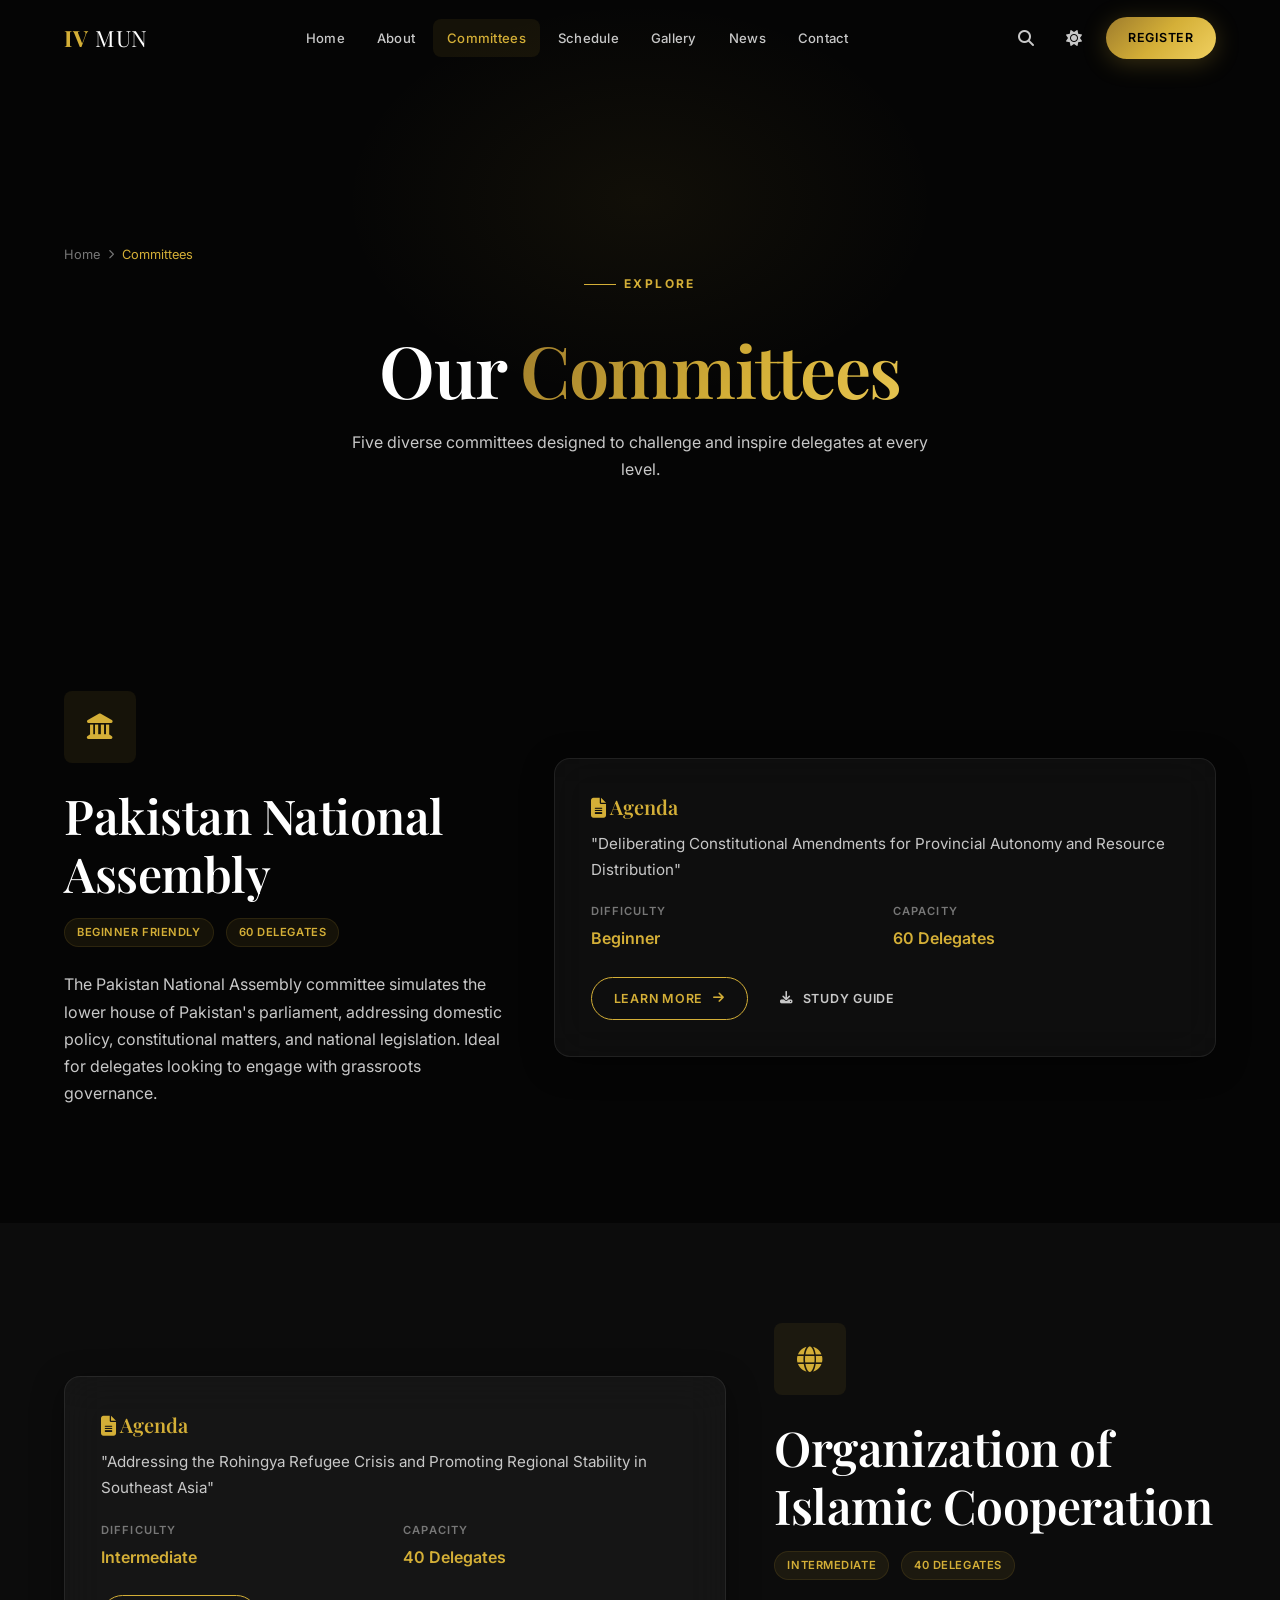
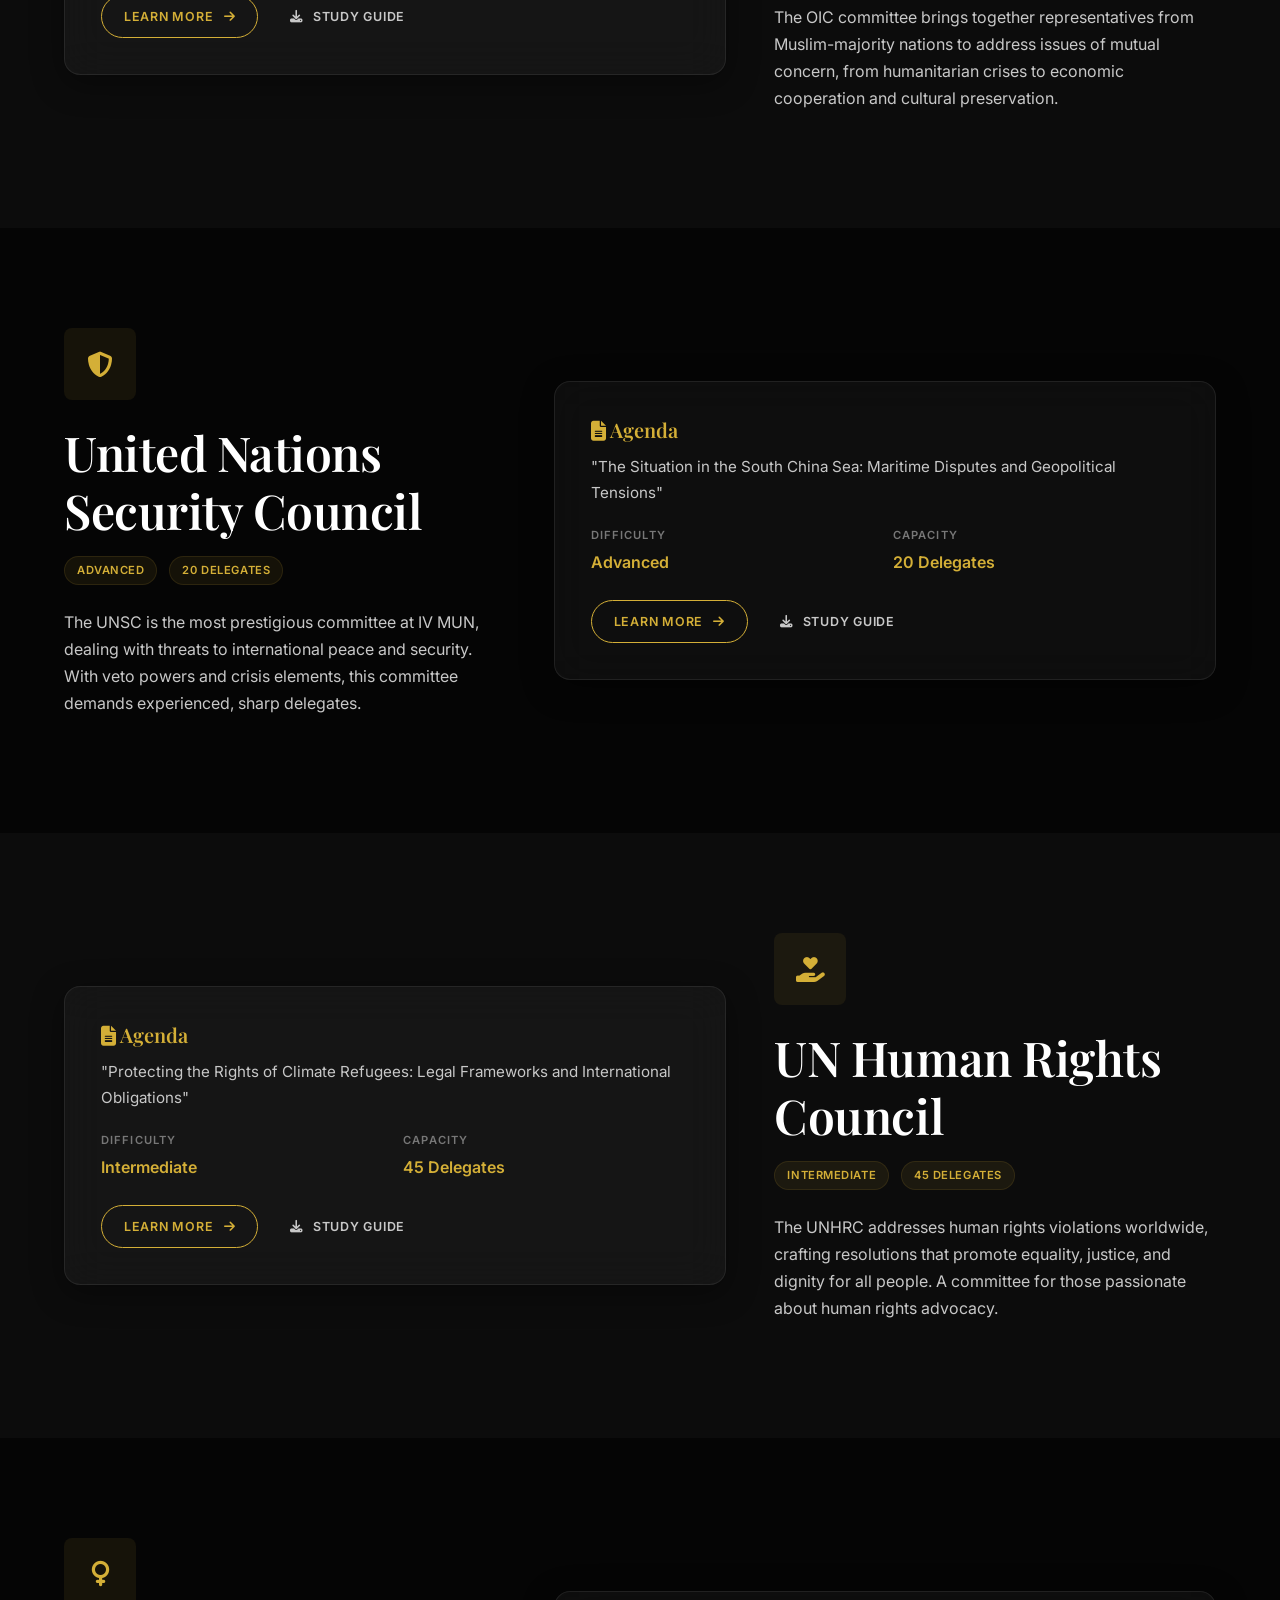
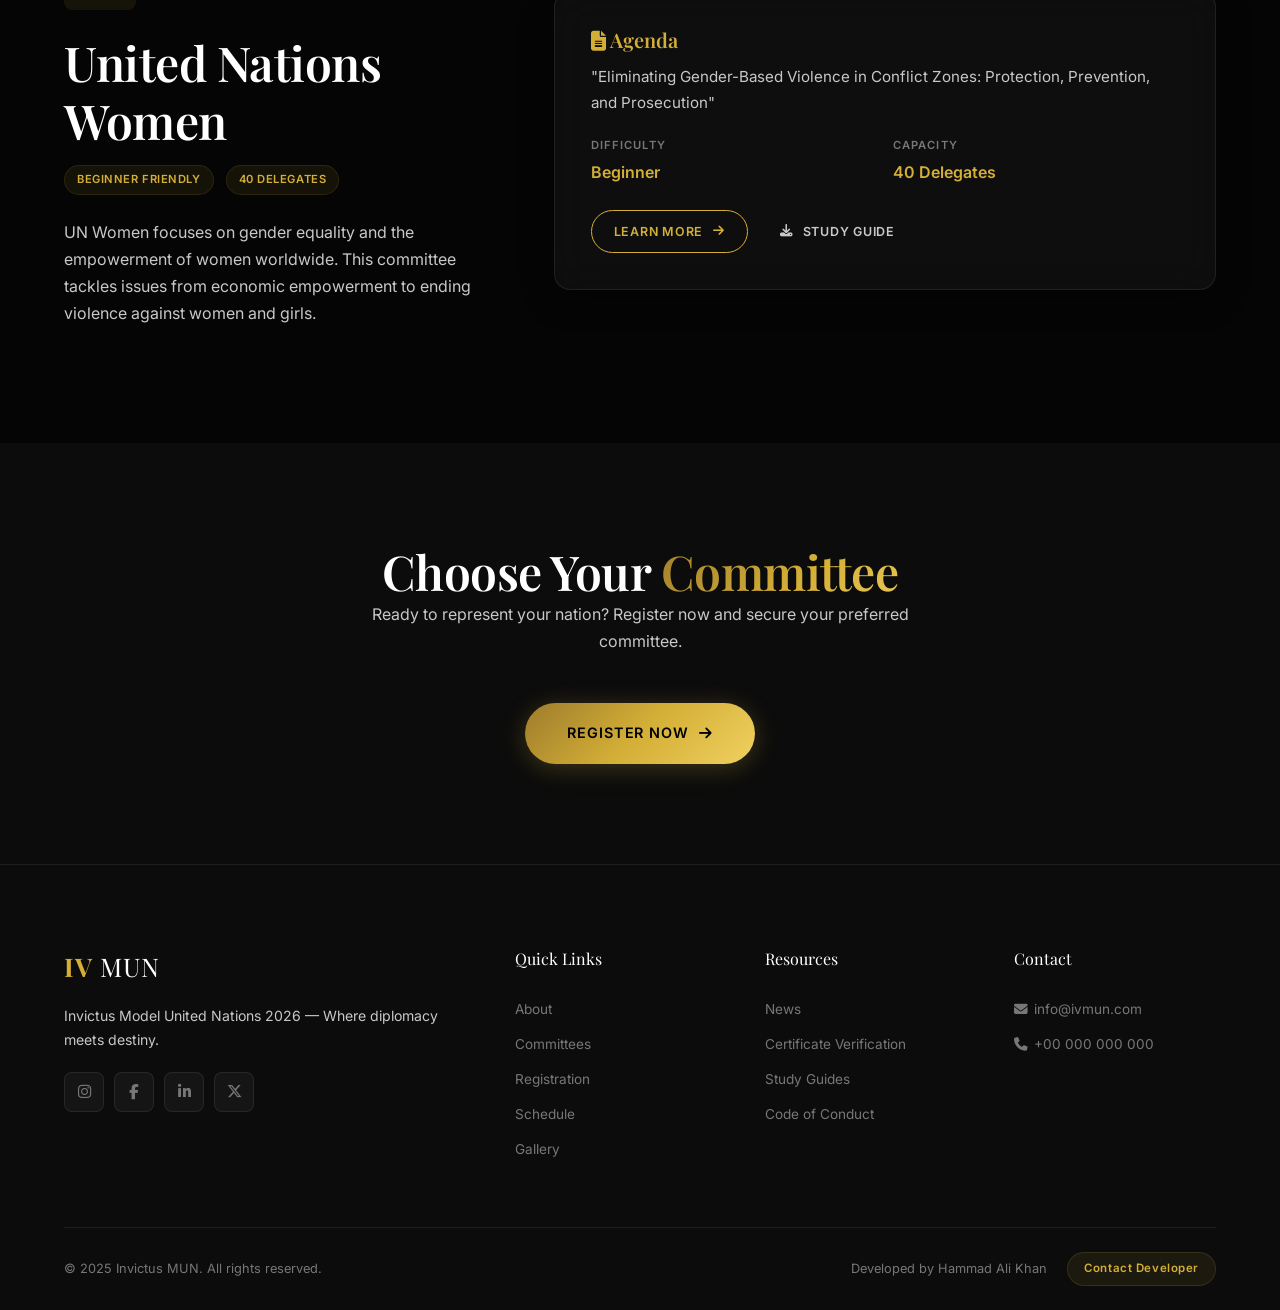
<file: committees.html>
<!DOCTYPE html>
<html lang="en" data-theme="dark">
<head>
  <meta charset="UTF-8">
  <meta name="viewport" content="width=device-width, initial-scale=1.0">
  <meta name="description" content="Explore the five committees at Invictus MUN 2026 — PNA, OIC, UNSC, UNHRC, and UNW.">
  <title>Committees — Invictus MUN 2026</title>
  <link rel="preconnect" href="https://fonts.googleapis.com">
  <link href="https://fonts.googleapis.com/css2?family=Inter:wght@300;400;500;600;700&family=Playfair+Display:ital,wght@0,400;0,500;0,600;0,700;1,400&display=swap" rel="stylesheet">
  <link rel="stylesheet" href="https://cdnjs.cloudflare.com/ajax/libs/font-awesome/6.5.1/css/all.min.css">
  <link rel="stylesheet" href="style.css">
</head>
<body>

  <div class="loader"><div class="loader-logo">IV MUN</div><div class="loader-bar"></div><div class="loader-text">Loading Experience</div></div>
  <div class="scroll-progress"></div>

  <nav class="nav">
    <div class="nav-inner">
      <a href="index.html" class="nav-logo">IV <span>MUN</span></a>
      <div class="nav-links">
        <a href="index.html">Home</a><a href="about.html">About</a><a href="committees.html" class="active">Committees</a><a href="schedule.html">Schedule</a><a href="gallery.html">Gallery</a><a href="news.html">News</a><a href="contact.html">Contact</a>
      </div>
      <div class="nav-right">
        <button class="nav-icon-btn" id="searchBtn" aria-label="Search"><i class="fas fa-search"></i></button>
        <button class="nav-icon-btn" id="themeToggle" aria-label="Toggle theme"><i class="fas fa-sun"></i></button>
        <a href="registration.html" class="btn btn-primary btn-sm" style="margin-left:4px;">Register</a>
        <button class="hamburger" aria-label="Menu"><span></span><span></span><span></span></button>
      </div>
    </div>
  </nav>

  <div class="mobile-nav">
    <a href="index.html">Home</a><a href="about.html">About</a><a href="committees.html" class="active">Committees</a><a href="registration.html">Registration</a><a href="schedule.html">Schedule</a><a href="gallery.html">Gallery</a><a href="news.html">News</a><a href="certificate.html">Certificate</a><a href="contact.html">Contact</a><a href="https://hammad-portfolio-website.vercel.app/" target="_blank" rel="noopener">Contact Developer</a>
  </div>

  <div class="search-modal">
    <div class="search-box">
      <div class="search-input-wrap"><i class="fas fa-search"></i><input type="text" placeholder="Search committees, pages, FAQs..." autocomplete="off"><kbd style="font-size:0.7rem;color:var(--text-muted);background:var(--glass-bg);border:1px solid var(--glass-border);padding:2px 8px;border-radius:4px;">ESC</kbd></div>
      <div class="search-results"><div class="search-hint">Type at least 2 characters to search...</div></div>
    </div>
  </div>

  <header class="page-header">
    <div class="container">
      <div class="breadcrumbs"><a href="index.html">Home</a> <span class="sep"><i class="fas fa-chevron-right"></i></span> <span class="current">Committees</span></div>
      <div class="section-label" style="justify-content:center;">Explore</div>
      <h1 class="section-title mt-2">Our <span class="gold-text">Committees</span></h1>
      <p class="section-desc mx-auto" style="text-align:center;">Five diverse committees designed to challenge and inspire delegates at every level.</p>
    </div>
  </header>

  <!-- PNA -->
  <section class="section" id="pna">
    <div class="container">
      <div class="grid" style="grid-template-columns:1fr 1.5fr;gap:48px;align-items:center;">
        <div class="anim-left">
          <div class="com-icon" style="width:72px;height:72px;font-size:1.6rem;"><i class="fas fa-landmark"></i></div>
          <h2>Pakistan National Assembly</h2>
          <div class="com-meta mt-2">
            <span class="com-tag">Beginner Friendly</span>
            <span class="com-tag">60 Delegates</span>
          </div>
          <p style="margin-top:1rem;">The Pakistan National Assembly committee simulates the lower house of Pakistan's parliament, addressing domestic policy, constitutional matters, and national legislation. Ideal for delegates looking to engage with grassroots governance.</p>
        </div>
        <div class="anim-right">
          <div class="glass-static" style="padding:36px;">
            <h4 style="color:var(--gold);margin-bottom:12px;"><i class="fas fa-file-lines"></i> Agenda</h4>
            <p style="font-size:0.95rem;margin-bottom:20px;">"Deliberating Constitutional Amendments for Provincial Autonomy and Resource Distribution"</p>
            <div class="grid grid-2" style="gap:16px;margin-bottom:24px;">
              <div>
                <div style="font-size:0.7rem;font-weight:600;letter-spacing:0.1em;text-transform:uppercase;color:var(--text-muted);margin-bottom:4px;">Difficulty</div>
                <div style="color:var(--gold);font-weight:600;">Beginner</div>
              </div>
              <div>
                <div style="font-size:0.7rem;font-weight:600;letter-spacing:0.1em;text-transform:uppercase;color:var(--text-muted);margin-bottom:4px;">Capacity</div>
                <div style="color:var(--gold);font-weight:600;">60 Delegates</div>
              </div>
            </div>
            <div class="com-actions">
              <a href="#" class="btn btn-outline btn-sm">Learn More <i class="fas fa-arrow-right"></i></a>
              <a href="study_guides/IV_MUN_2026_PNA_Study_Guide.pdf" download class="btn btn-ghost btn-sm"><i class="fas fa-download"></i> Study Guide</a>
            </div>
          </div>
        </div>
      </div>
    </div>
  </section>

  <!-- OIC -->
  <section class="section section-alt" id="oic">
    <div class="container">
      <div class="grid" style="grid-template-columns:1.5fr 1fr;gap:48px;align-items:center;">
        <div class="anim-left">
          <div class="glass-static" style="padding:36px;">
            <h4 style="color:var(--gold);margin-bottom:12px;"><i class="fas fa-file-lines"></i> Agenda</h4>
            <p style="font-size:0.95rem;margin-bottom:20px;">"Addressing the Rohingya Refugee Crisis and Promoting Regional Stability in Southeast Asia"</p>
            <div class="grid grid-2" style="gap:16px;margin-bottom:24px;">
              <div>
                <div style="font-size:0.7rem;font-weight:600;letter-spacing:0.1em;text-transform:uppercase;color:var(--text-muted);margin-bottom:4px;">Difficulty</div>
                <div style="color:var(--gold);font-weight:600;">Intermediate</div>
              </div>
              <div>
                <div style="font-size:0.7rem;font-weight:600;letter-spacing:0.1em;text-transform:uppercase;color:var(--text-muted);margin-bottom:4px;">Capacity</div>
                <div style="color:var(--gold);font-weight:600;">40 Delegates</div>
              </div>
            </div>
            <div class="com-actions">
              <a href="#" class="btn btn-outline btn-sm">Learn More <i class="fas fa-arrow-right"></i></a>
              <a href="study_guides/IV_MUN_2026_OIC_Study_Guide.pdf" download class="btn btn-ghost btn-sm"><i class="fas fa-download"></i> Study Guide</a>
            </div>
          </div>
        </div>
        <div class="anim-right">
          <div class="com-icon" style="width:72px;height:72px;font-size:1.6rem;"><i class="fas fa-globe"></i></div>
          <h2>Organization of Islamic Cooperation</h2>
          <div class="com-meta mt-2">
            <span class="com-tag">Intermediate</span>
            <span class="com-tag">40 Delegates</span>
          </div>
          <p style="margin-top:1rem;">The OIC committee brings together representatives from Muslim-majority nations to address issues of mutual concern, from humanitarian crises to economic cooperation and cultural preservation.</p>
        </div>
      </div>
    </div>
  </section>

  <!-- UNSC -->
  <section class="section" id="unsc">
    <div class="container">
      <div class="grid" style="grid-template-columns:1fr 1.5fr;gap:48px;align-items:center;">
        <div class="anim-left">
          <div class="com-icon" style="width:72px;height:72px;font-size:1.6rem;"><i class="fas fa-shield-halved"></i></div>
          <h2>United Nations Security Council</h2>
          <div class="com-meta mt-2">
            <span class="com-tag">Advanced</span>
            <span class="com-tag">20 Delegates</span>
          </div>
          <p style="margin-top:1rem;">The UNSC is the most prestigious committee at IV MUN, dealing with threats to international peace and security. With veto powers and crisis elements, this committee demands experienced, sharp delegates.</p>
        </div>
        <div class="anim-right">
          <div class="glass-static" style="padding:36px;">
            <h4 style="color:var(--gold);margin-bottom:12px;"><i class="fas fa-file-lines"></i> Agenda</h4>
            <p style="font-size:0.95rem;margin-bottom:20px;">"The Situation in the South China Sea: Maritime Disputes and Geopolitical Tensions"</p>
            <div class="grid grid-2" style="gap:16px;margin-bottom:24px;">
              <div>
                <div style="font-size:0.7rem;font-weight:600;letter-spacing:0.1em;text-transform:uppercase;color:var(--text-muted);margin-bottom:4px;">Difficulty</div>
                <div style="color:var(--gold);font-weight:600;">Advanced</div>
              </div>
              <div>
                <div style="font-size:0.7rem;font-weight:600;letter-spacing:0.1em;text-transform:uppercase;color:var(--text-muted);margin-bottom:4px;">Capacity</div>
                <div style="color:var(--gold);font-weight:600;">20 Delegates</div>
              </div>
            </div>
            <div class="com-actions">
              <a href="#" class="btn btn-outline btn-sm">Learn More <i class="fas fa-arrow-right"></i></a>
              <a href="study_guides/IV_MUN_2026_UNSC_Study_Guide.pdf" download class="btn btn-ghost btn-sm"><i class="fas fa-download"></i> Study Guide</a>
            </div>
          </div>
        </div>
      </div>
    </div>
  </section>

  <!-- UNHRC -->
  <section class="section section-alt" id="unhrc">
    <div class="container">
      <div class="grid" style="grid-template-columns:1.5fr 1fr;gap:48px;align-items:center;">
        <div class="anim-left">
          <div class="glass-static" style="padding:36px;">
            <h4 style="color:var(--gold);margin-bottom:12px;"><i class="fas fa-file-lines"></i> Agenda</h4>
            <p style="font-size:0.95rem;margin-bottom:20px;">"Protecting the Rights of Climate Refugees: Legal Frameworks and International Obligations"</p>
            <div class="grid grid-2" style="gap:16px;margin-bottom:24px;">
              <div>
                <div style="font-size:0.7rem;font-weight:600;letter-spacing:0.1em;text-transform:uppercase;color:var(--text-muted);margin-bottom:4px;">Difficulty</div>
                <div style="color:var(--gold);font-weight:600;">Intermediate</div>
              </div>
              <div>
                <div style="font-size:0.7rem;font-weight:600;letter-spacing:0.1em;text-transform:uppercase;color:var(--text-muted);margin-bottom:4px;">Capacity</div>
                <div style="color:var(--gold);font-weight:600;">45 Delegates</div>
              </div>
            </div>
            <div class="com-actions">
              <a href="#" class="btn btn-outline btn-sm">Learn More <i class="fas fa-arrow-right"></i></a>
              <a href="study_guides/IV_MUN_2026_UNHRC_Study_Guide.pdf" download class="btn btn-ghost btn-sm"><i class="fas fa-download"></i> Study Guide</a>
            </div>
          </div>
        </div>
        <div class="anim-right">
          <div class="com-icon" style="width:72px;height:72px;font-size:1.6rem;"><i class="fas fa-hand-holding-heart"></i></div>
          <h2>UN Human Rights Council</h2>
          <div class="com-meta mt-2">
            <span class="com-tag">Intermediate</span>
            <span class="com-tag">45 Delegates</span>
          </div>
          <p style="margin-top:1rem;">The UNHRC addresses human rights violations worldwide, crafting resolutions that promote equality, justice, and dignity for all people. A committee for those passionate about human rights advocacy.</p>
        </div>
      </div>
    </div>
  </section>

  <!-- UNW -->
  <section class="section" id="unw">
    <div class="container">
      <div class="grid" style="grid-template-columns:1fr 1.5fr;gap:48px;align-items:center;">
        <div class="anim-left">
          <div class="com-icon" style="width:72px;height:72px;font-size:1.6rem;"><i class="fas fa-venus"></i></div>
          <h2>United Nations Women</h2>
          <div class="com-meta mt-2">
            <span class="com-tag">Beginner Friendly</span>
            <span class="com-tag">40 Delegates</span>
          </div>
          <p style="margin-top:1rem;">UN Women focuses on gender equality and the empowerment of women worldwide. This committee tackles issues from economic empowerment to ending violence against women and girls.</p>
        </div>
        <div class="anim-right">
          <div class="glass-static" style="padding:36px;">
            <h4 style="color:var(--gold);margin-bottom:12px;"><i class="fas fa-file-lines"></i> Agenda</h4>
            <p style="font-size:0.95rem;margin-bottom:20px;">"Eliminating Gender-Based Violence in Conflict Zones: Protection, Prevention, and Prosecution"</p>
            <div class="grid grid-2" style="gap:16px;margin-bottom:24px;">
              <div>
                <div style="font-size:0.7rem;font-weight:600;letter-spacing:0.1em;text-transform:uppercase;color:var(--text-muted);margin-bottom:4px;">Difficulty</div>
                <div style="color:var(--gold);font-weight:600;">Beginner</div>
              </div>
              <div>
                <div style="font-size:0.7rem;font-weight:600;letter-spacing:0.1em;text-transform:uppercase;color:var(--text-muted);margin-bottom:4px;">Capacity</div>
                <div style="color:var(--gold);font-weight:600;">40 Delegates</div>
              </div>
            </div>
            <div class="com-actions">
              <a href="#" class="btn btn-outline btn-sm">Learn More <i class="fas fa-arrow-right"></i></a>
              <a href="study_guides/IV_MUN_2026_UN_Women_Study_Guide.pdf" download class="btn btn-ghost btn-sm"><i class="fas fa-download"></i> Study Guide</a>
            </div>
          </div>
        </div>
      </div>
    </div>
  </section>

  <!-- CTA -->
  <section class="section section-alt" style="text-align:center;">
    <div class="container anim">
      <h2>Choose Your <span class="gold-text">Committee</span></h2>
      <p class="section-desc mx-auto" style="text-align:center;">Ready to represent your nation? Register now and secure your preferred committee.</p>
      <a href="registration.html" class="btn btn-primary btn-lg">Register Now <i class="fas fa-arrow-right"></i></a>
    </div>
  </section>

  <button class="back-top" aria-label="Back to top"><i class="fas fa-chevron-up"></i></button>

  <footer class="footer">
    <div class="container">
      <div class="footer-grid">
        <div class="footer-brand"><a href="index.html" class="nav-logo" style="font-size:1.6rem;">IV <span>MUN</span></a><p>Invictus Model United Nations 2026 — Where diplomacy meets destiny.</p><div class="footer-social"><a href="#" aria-label="Instagram"><i class="fab fa-instagram"></i></a><a href="#" aria-label="Facebook"><i class="fab fa-facebook-f"></i></a><a href="#" aria-label="LinkedIn"><i class="fab fa-linkedin-in"></i></a><a href="#" aria-label="Twitter"><i class="fab fa-x-twitter"></i></a></div></div>
        <div><div class="footer-title">Quick Links</div><div class="footer-links"><a href="about.html">About</a><a href="committees.html">Committees</a><a href="registration.html">Registration</a><a href="schedule.html">Schedule</a><a href="gallery.html">Gallery</a></div></div>
        <div><div class="footer-title">Resources</div><div class="footer-links"><a href="news.html">News</a><a href="certificate.html">Certificate Verification</a><a href="#">Study Guides</a><a href="#">Code of Conduct</a></div></div>
        <div><div class="footer-title">Contact</div><div class="footer-links"><a href="mailto:info@ivmun.com"><i class="fas fa-envelope" style="width:16px;"></i> info@ivmun.com</a><a href="tel:+0000000000"><i class="fas fa-phone" style="width:16px;"></i> +00 000 000 000</a></div></div>
      </div>
      <div class="footer-bottom"><div class="footer-copy">&copy; 2025 Invictus MUN. All rights reserved.</div><div class="footer-dev">Developed by Hammad Ali Khan &nbsp;<a href="https://hammad-portfolio-website.vercel.app/" target="_blank" rel="noopener">Contact Developer</a></div></div>
    </div>
  </footer>

  <script src="js/main.js"></script>
</body>
</html>
</file>
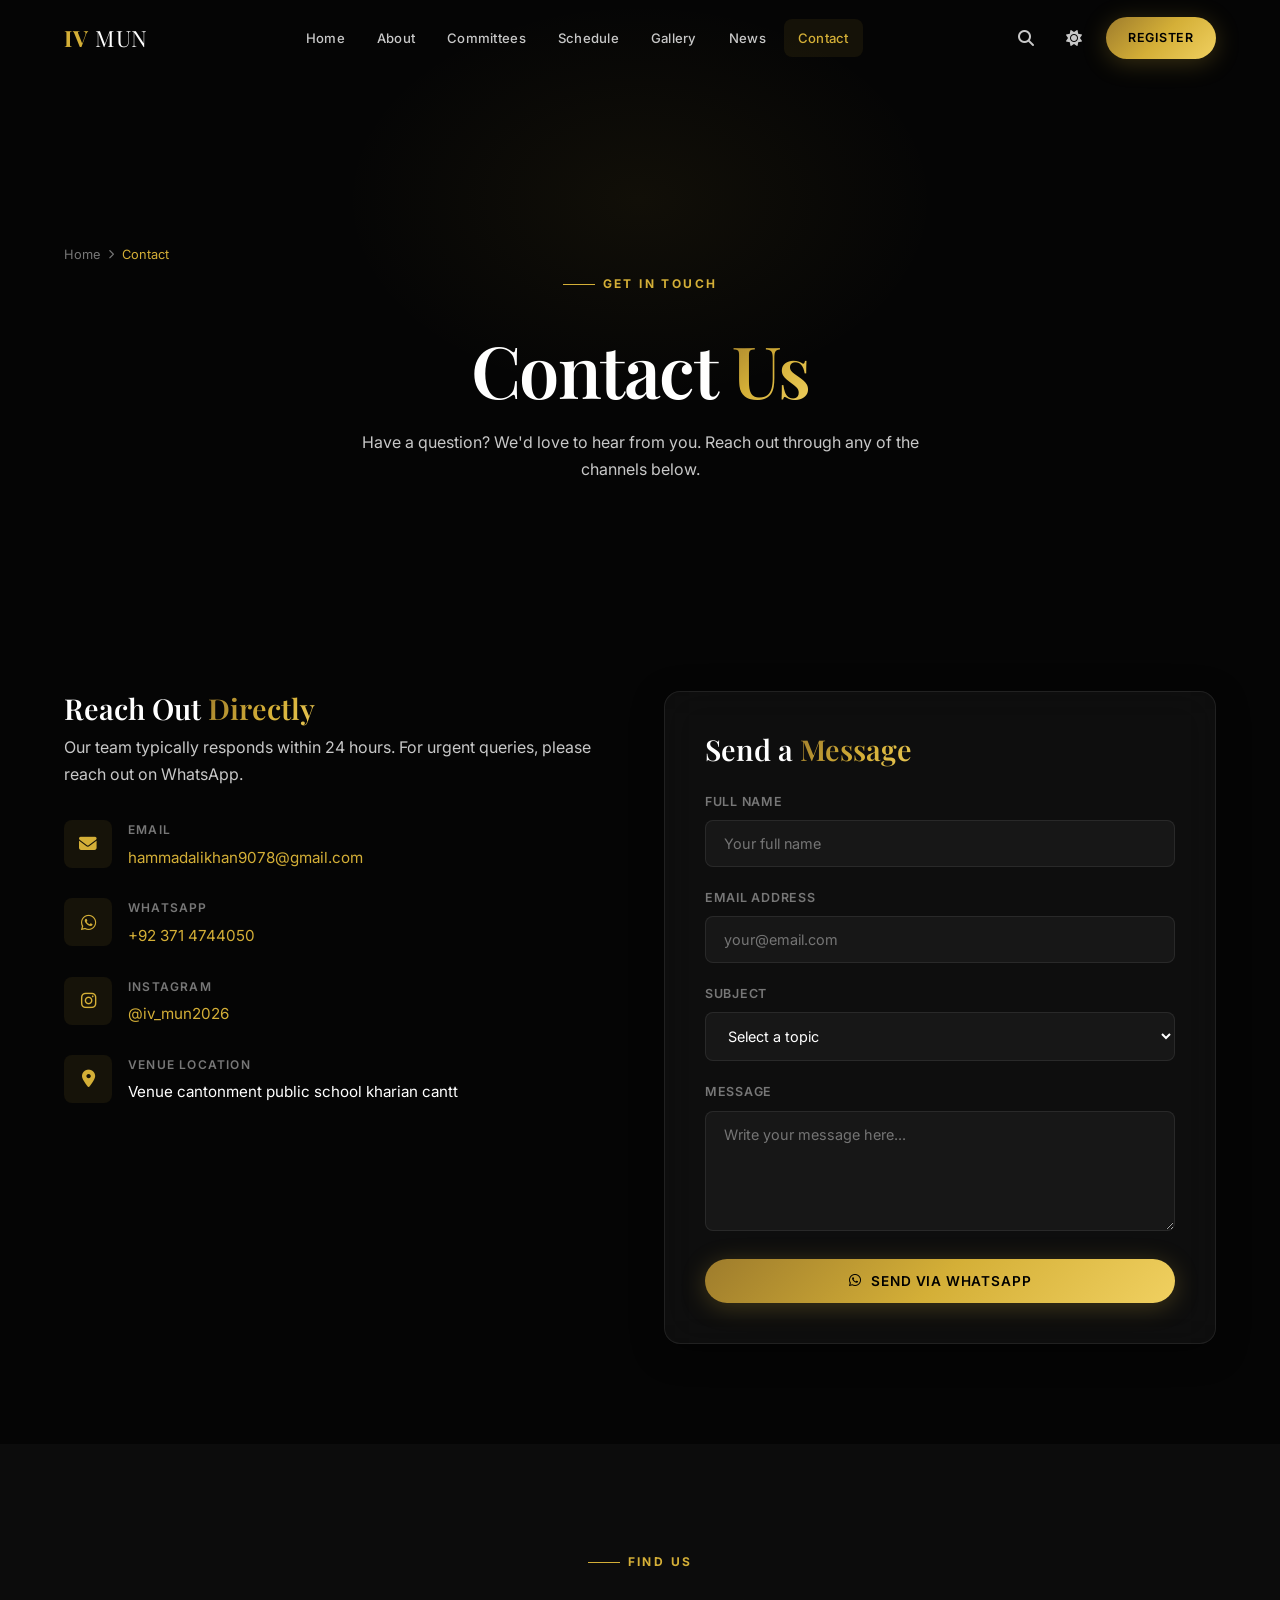
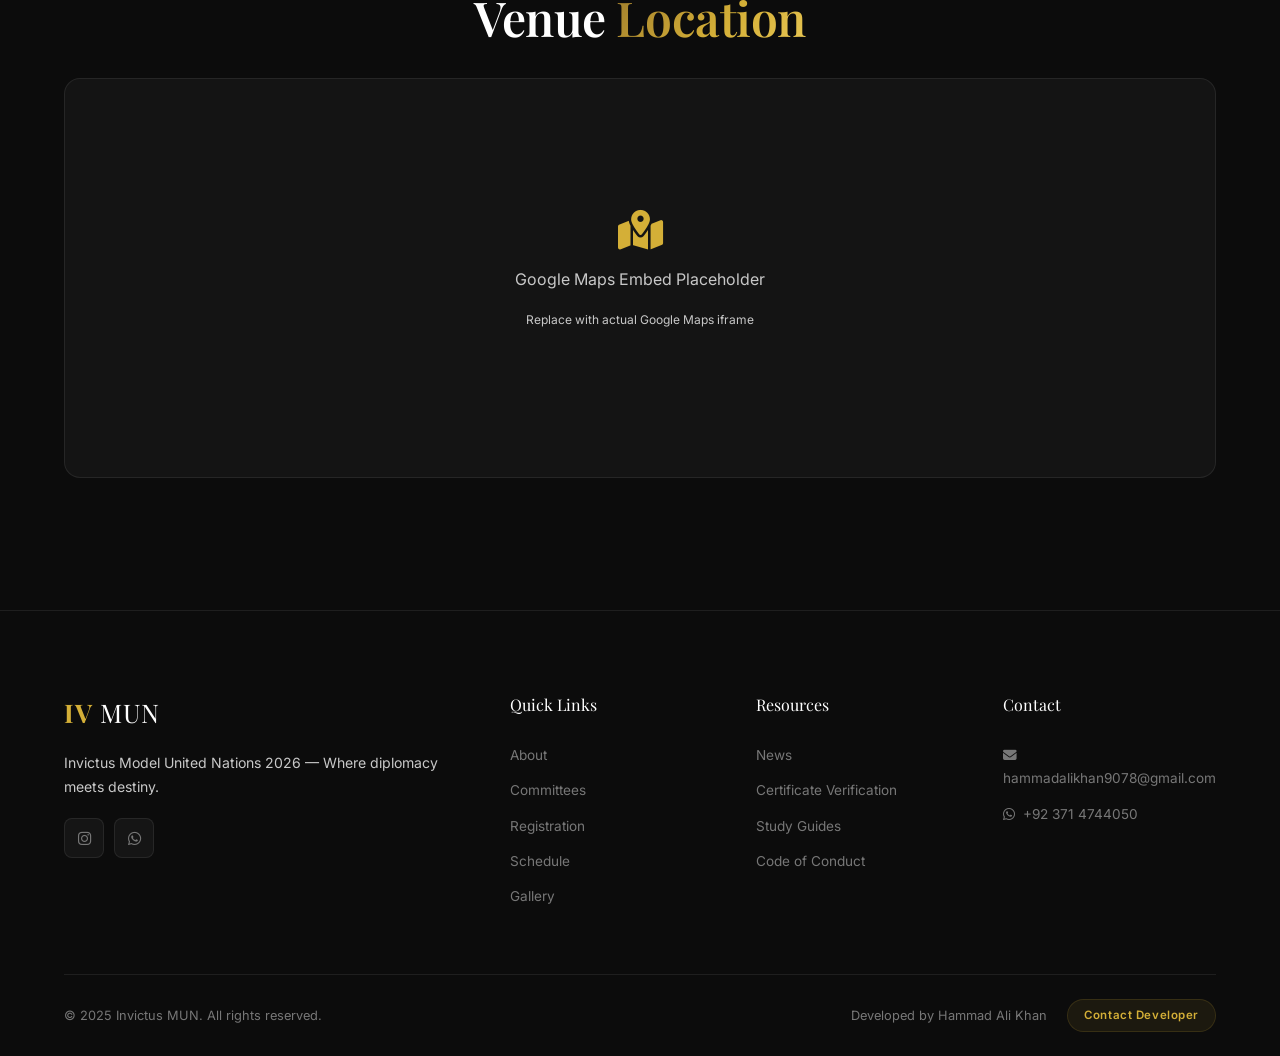
<file: contact.html>
<!DOCTYPE html>
<html lang="en" data-theme="dark">
<head>
  <meta charset="UTF-8">
  <meta name="viewport" content="width=device-width, initial-scale=1.0">
  <meta name="description" content="Get in touch with the Invictus MUN 2026 team — email, WhatsApp, social media, and venue location.">
  <title>Contact — Invictus MUN 2026</title>
  <link rel="preconnect" href="https://fonts.googleapis.com">
  <link href="https://fonts.googleapis.com/css2?family=Inter:wght@300;400;500;600;700&family=Playfair+Display:ital,wght@0,400;0,500;0,600;0,700;1,400&display=swap" rel="stylesheet">
  <link rel="stylesheet" href="https://cdnjs.cloudflare.com/ajax/libs/font-awesome/6.5.1/css/all.min.css">
  <link rel="stylesheet" href="style.css">
</head>
<body>

  <div class="loader"><div class="loader-logo">IV MUN</div><div class="loader-bar"></div><div class="loader-text">Loading Experience</div></div>
  <div class="scroll-progress"></div>

  <nav class="nav">
    <div class="nav-inner">
      <a href="index.html" class="nav-logo">IV <span>MUN</span></a>
      <div class="nav-links">
        <a href="index.html">Home</a><a href="about.html">About</a><a href="committees.html">Committees</a><a href="schedule.html">Schedule</a><a href="gallery.html">Gallery</a><a href="news.html">News</a><a href="contact.html" class="active">Contact</a>
      </div>
      <div class="nav-right">
        <button class="nav-icon-btn" id="searchBtn" aria-label="Search"><i class="fas fa-search"></i></button>
        <button class="nav-icon-btn" id="themeToggle" aria-label="Toggle theme"><i class="fas fa-sun"></i></button>
        <a href="registration.html" class="btn btn-primary btn-sm" style="margin-left:4px;">Register</a>
        <button class="hamburger" aria-label="Menu"><span></span><span></span><span></span></button>
      </div>
    </div>
  </nav>

  <div class="mobile-nav">
    <a href="index.html">Home</a><a href="about.html">About</a><a href="committees.html">Committees</a><a href="registration.html">Registration</a><a href="schedule.html">Schedule</a><a href="gallery.html">Gallery</a><a href="news.html">News</a><a href="certificate.html">Certificate</a><a href="contact.html" class="active">Contact</a><a href="https://hammad-portfolio-website.vercel.app/" target="_blank" rel="noopener">Contact Developer</a>
  </div>

  <div class="search-modal">
    <div class="search-box">
      <div class="search-input-wrap"><i class="fas fa-search"></i><input type="text" placeholder="Search committees, pages, FAQs..." autocomplete="off"><kbd style="font-size:0.7rem;color:var(--text-muted);background:var(--glass-bg);border:1px solid var(--glass-border);padding:2px 8px;border-radius:4px;">ESC</kbd></div>
      <div class="search-results"><div class="search-hint">Type at least 2 characters to search...</div></div>
    </div>
  </div>

  <header class="page-header">
    <div class="container">
      <div class="breadcrumbs"><a href="index.html">Home</a> <span class="sep"><i class="fas fa-chevron-right"></i></span> <span class="current">Contact</span></div>
      <div class="section-label" style="justify-content:center;">Get in Touch</div>
      <h1 class="section-title mt-2">Contact <span class="gold-text">Us</span></h1>
      <p class="section-desc mx-auto" style="text-align:center;">Have a question? We'd love to hear from you. Reach out through any of the channels below.</p>
    </div>
  </header>

  <section class="section">
    <div class="container">
      <div class="contact-grid">

        <!-- Contact Info -->
        <div class="anim-left">
          <h3 style="margin-bottom:8px;">Reach Out <span class="gold-text">Directly</span></h3>
          <p style="margin-bottom:32px;">Our team typically responds within 24 hours. For urgent queries, please reach out on WhatsApp.</p>

          <div class="contact-info-item">
            <div class="contact-info-icon"><i class="fas fa-envelope"></i></div>
            <div>
              <div class="contact-info-label">Email</div>
              <div class="contact-info-value"><a href="mailto:hammadalikhan9078@gmail.com">hammadalikhan9078@gmail.com</a></div>
            </div>
          </div>

          <div class="contact-info-item">
            <div class="contact-info-icon"><i class="fab fa-whatsapp"></i></div>
            <div>
              <div class="contact-info-label">WhatsApp</div>
              <div class="contact-info-value"><a href="https://wa.me/923714744050" target="_blank" rel="noopener">+92 371 4744050</a></div>
            </div>
          </div>

          <div class="contact-info-item">
            <div class="contact-info-icon"><i class="fab fa-instagram"></i></div>
            <div>
              <div class="contact-info-label">Instagram</div>
              <div class="contact-info-value"><a href="https://instagram.com/iv_mun2026" target="_blank" rel="noopener">@iv_mun2026</a></div>
            </div>
          </div>

          <div class="contact-info-item">
            <div class="contact-info-icon"><i class="fas fa-map-marker-alt"></i></div>
            <div>
              <div class="contact-info-label">Venue Location</div>
              <div class="contact-info-value">Venue cantonment public school kharian cantt</div>
            </div>
          </div>
        </div>

        <!-- Contact Form -->
        <div class="anim-right">
          <div class="glass-static" style="padding:40px;">
            <h3 style="margin-bottom:24px;">Send a <span class="gold-text">Message</span></h3>
            <form id="contactForm">
              <div class="form-group">
                <label class="form-label">Full Name</label>
                <input type="text" class="form-input" id="contactName" placeholder="Your full name" required>
              </div>
              <div class="form-group">
                <label class="form-label">Email Address</label>
                <input type="email" class="form-input" id="contactEmail" placeholder="your@email.com" required>
              </div>
              <div class="form-group">
                <label class="form-label">Subject</label>
                <select class="form-select form-input" id="contactSubject">
                  <option value="" disabled selected>Select a topic</option>
                  <option value="registration">Registration Query</option>
                  <option value="committee">Committee Information</option>
                  <option value="sponsorship">Sponsorship</option>
                  <option value="certificate">Certificate Issue</option>
                  <option value="general">General Inquiry</option>
                  <option value="other">Other</option>
                </select>
              </div>
              <div class="form-group">
                <label class="form-label">Message</label>
                <textarea class="form-textarea" id="contactMessage" placeholder="Write your message here..." rows="5" required></textarea>
              </div>
              <button type="submit" class="btn btn-primary" style="width:100%;justify-content:center;">
                <i class="fab fa-whatsapp"></i> Send via WhatsApp
              </button>
            </form>
          </div>
        </div>

      </div>
    </div>
  </section>

  <!-- Map -->
  <section class="section section-alt">
    <div class="container">
      <div class="text-center mb-4 anim">
        <div class="section-label" style="justify-content:center;">Find Us</div>
        <h2>Venue <span class="gold-text">Location</span></h2>
      </div>
      <div class="venue-map anim">
        <div class="venue-map-placeholder">
          <i class="fas fa-map-location-dot"></i>
          <p>Google Maps Embed Placeholder</p>
          <p style="font-size:0.75rem;">Replace with actual Google Maps iframe</p>
        </div>
      </div>
    </div>
  </section>

  <button class="back-top" aria-label="Back to top"><i class="fas fa-chevron-up"></i></button>

  <footer class="footer">
    <div class="container">
      <div class="footer-grid">
        <div class="footer-brand"><a href="index.html" class="nav-logo" style="font-size:1.6rem;">IV <span>MUN</span></a><p>Invictus Model United Nations 2026 — Where diplomacy meets destiny.</p><div class="footer-social"><a href="https://instagram.com/iv_mun2026" target="_blank" rel="noopener" aria-label="Instagram"><i class="fab fa-instagram"></i></a><a href="https://wa.me/923714744050" target="_blank" rel="noopener" aria-label="WhatsApp"><i class="fab fa-whatsapp"></i></a></div></div>
        <div><div class="footer-title">Quick Links</div><div class="footer-links"><a href="about.html">About</a><a href="committees.html">Committees</a><a href="registration.html">Registration</a><a href="schedule.html">Schedule</a><a href="gallery.html">Gallery</a></div></div>
        <div><div class="footer-title">Resources</div><div class="footer-links"><a href="news.html">News</a><a href="certificate.html">Certificate Verification</a><a href="#">Study Guides</a><a href="#">Code of Conduct</a></div></div>
        <div><div class="footer-title">Contact</div><div class="footer-links"><a href="mailto:hammadalikhan9078@gmail.com"><i class="fas fa-envelope" style="width:16px;"></i> hammadalikhan9078@gmail.com</a><a href="https://wa.me/923714744050" target="_blank" rel="noopener"><i class="fab fa-whatsapp" style="width:16px;"></i> +92 371 4744050</a></div></div>
      </div>
      <div class="footer-bottom"><div class="footer-copy">&copy; 2025 Invictus MUN. All rights reserved.</div><div class="footer-dev">Developed by Hammad Ali Khan &nbsp;<a href="https://hammad-portfolio-website.vercel.app/" target="_blank" rel="noopener">Contact Developer</a></div></div>
    </div>
  </footer>

  <script>
    document.getElementById('contactForm').addEventListener('submit', function (e) {
      e.preventDefault();
      const name = document.getElementById('contactName').value.trim();
      const email = document.getElementById('contactEmail').value.trim();
      const subject = document.getElementById('contactSubject').value;
      const message = document.getElementById('contactMessage').value.trim();

      if (!name || !message) {
        alert('Please fill in at least your name and message.');
        return;
      }

      const text =
        `New IV MUN Contact Form Submission%0A` +
        `Name: ${encodeURIComponent(name)}%0A` +
        `Email: ${encodeURIComponent(email)}%0A` +
        `Subject: ${encodeURIComponent(subject)}%0A` +
        `Message: ${encodeURIComponent(message)}`;

      window.open(`https://wa.me/923714744050?text=${text}`, '_blank');
    });
  </script>
  <script src="js/main.js"></script>
</body>
</html>
</file>
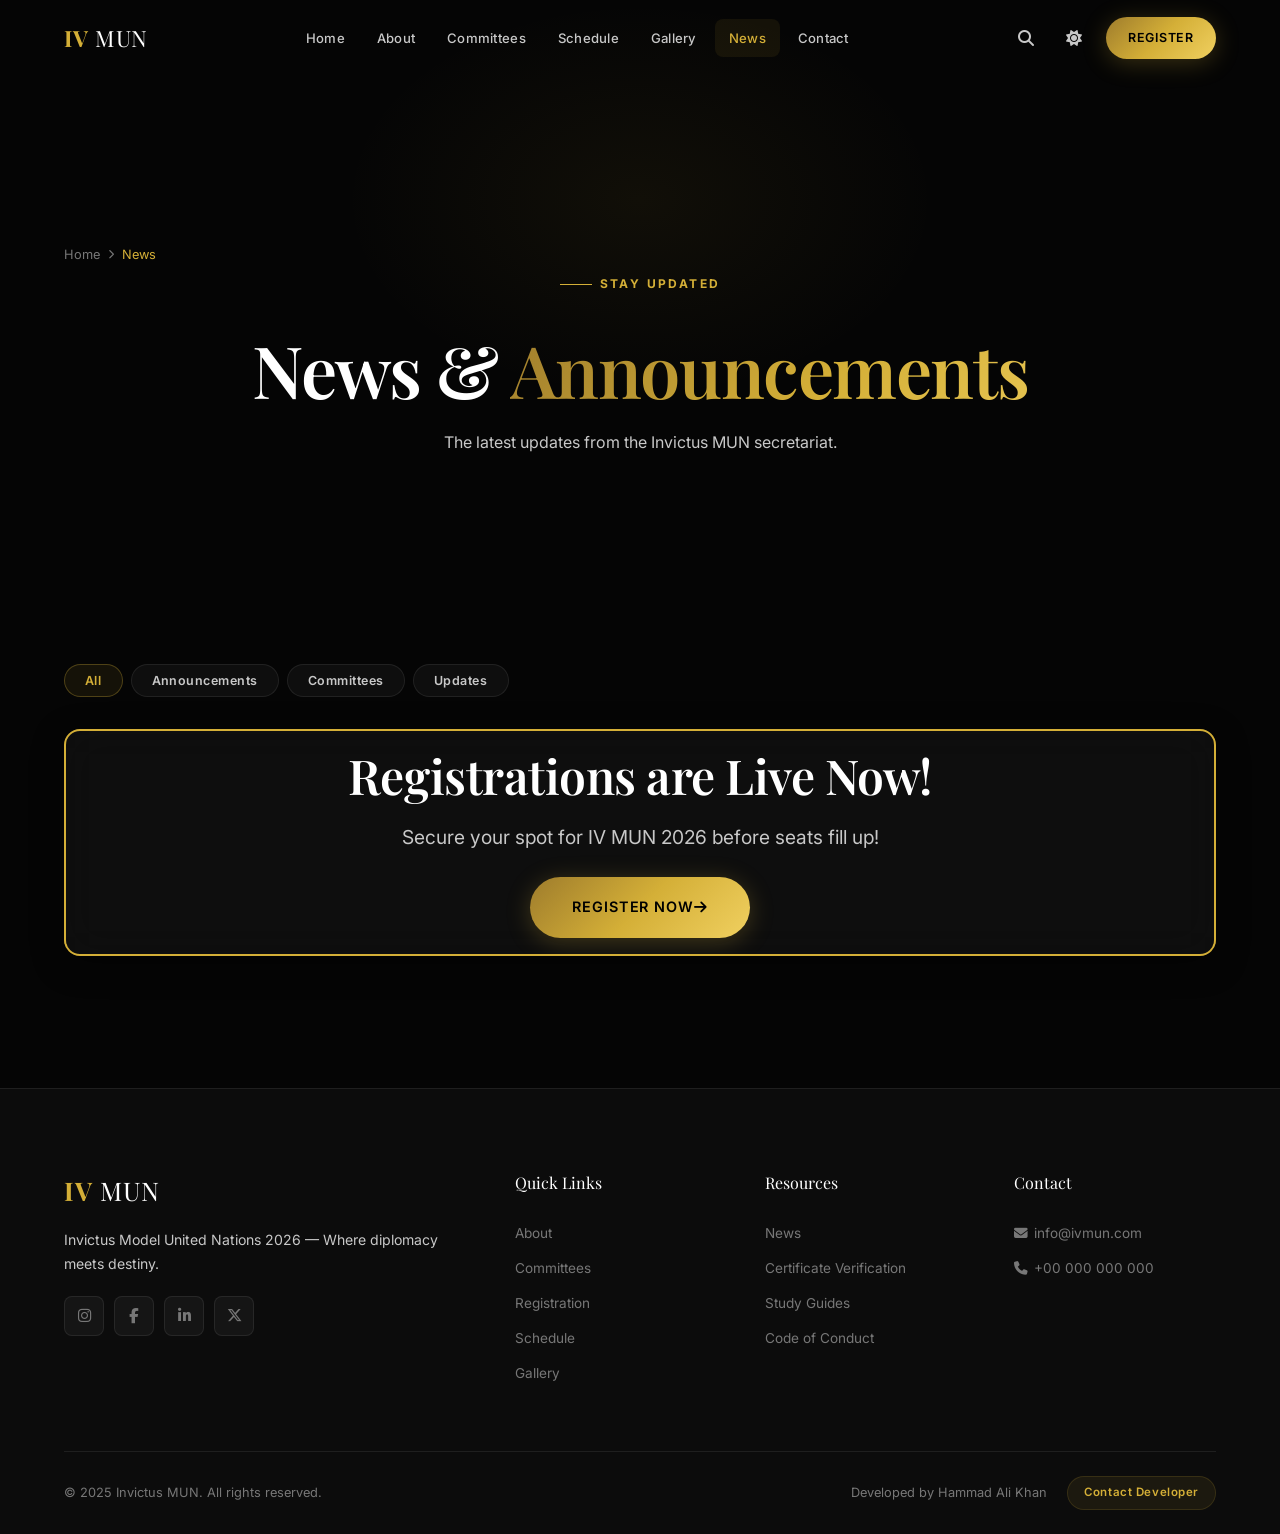
<file: news.html>
<!DOCTYPE html>
<html lang="en" data-theme="dark">
<head>
  <meta charset="UTF-8">
  <meta name="viewport" content="width=device-width, initial-scale=1.0">
  <meta name="description" content="Latest news and announcements from Invictus MUN 2026 — stay updated on registrations, committees, and events.">
  <title>News — Invictus MUN 2026</title>
  <link rel="preconnect" href="https://fonts.googleapis.com">
  <link href="https://fonts.googleapis.com/css2?family=Inter:wght@300;400;500;600;700&family=Playfair+Display:ital,wght@0,400;0,500;0,600;0,700;1,400&display=swap" rel="stylesheet">
  <link rel="stylesheet" href="https://cdnjs.cloudflare.com/ajax/libs/font-awesome/6.5.1/css/all.min.css">
  <link rel="stylesheet" href="style.css">
</head>
<body>

  <div class="loader"><div class="loader-logo">IV MUN</div><div class="loader-bar"></div><div class="loader-text">Loading Experience</div></div>
  <div class="scroll-progress"></div>

  <nav class="nav">
    <div class="nav-inner">
      <a href="index.html" class="nav-logo">IV <span>MUN</span></a>
      <div class="nav-links">
        <a href="index.html">Home</a><a href="about.html">About</a><a href="committees.html">Committees</a><a href="schedule.html">Schedule</a><a href="gallery.html">Gallery</a><a href="news.html" class="active">News</a><a href="contact.html">Contact</a>
      </div>
      <div class="nav-right">
        <button class="nav-icon-btn" id="searchBtn" aria-label="Search"><i class="fas fa-search"></i></button>
        <button class="nav-icon-btn" id="themeToggle" aria-label="Toggle theme"><i class="fas fa-sun"></i></button>
        <a href="registration.html" class="btn btn-primary btn-sm" style="margin-left:4px;">Register</a>
        <button class="hamburger" aria-label="Menu"><span></span><span></span><span></span></button>
      </div>
    </div>
  </nav>

  <div class="mobile-nav">
    <a href="index.html">Home</a><a href="about.html">About</a><a href="committees.html">Committees</a><a href="registration.html">Registration</a><a href="schedule.html">Schedule</a><a href="gallery.html">Gallery</a><a href="news.html" class="active">News</a><a href="certificate.html">Certificate</a><a href="contact.html">Contact</a><a href="https://hammad-portfolio-website.vercel.app/" target="_blank" rel="noopener">Contact Developer</a>
  </div>

  <div class="search-modal">
    <div class="search-box">
      <div class="search-input-wrap"><i class="fas fa-search"></i><input type="text" placeholder="Search committees, pages, FAQs..." autocomplete="off"><kbd style="font-size:0.7rem;color:var(--text-muted);background:var(--glass-bg);border:1px solid var(--glass-border);padding:2px 8px;border-radius:4px;">ESC</kbd></div>
      <div class="search-results"><div class="search-hint">Type at least 2 characters to search...</div></div>
    </div>
  </div>

  <header class="page-header">
    <div class="container">
      <div class="breadcrumbs"><a href="index.html">Home</a> <span class="sep"><i class="fas fa-chevron-right"></i></span> <span class="current">News</span></div>
      <div class="section-label" style="justify-content:center;">Stay Updated</div>
      <h1 class="section-title mt-2">News & <span class="gold-text">Announcements</span></h1>
      <p class="section-desc mx-auto" style="text-align:center;">The latest updates from the Invictus MUN secretariat.</p>
    </div>
  </header>

  <section class="section">
    <div class="container">
      <!-- Filters -->
      <div class="news-filters anim">
        <button class="news-filter-btn active" data-filter="all">All</button>
        <button class="news-filter-btn" data-filter="announcement">Announcements</button>
        <button class="news-filter-btn" data-filter="committee">Committees</button>
        <button class="news-filter-btn" data-filter="update">Updates</button>
      </div>

      <!-- Featured Announcement -->
      <div class="news-card glass anim anim-delay-1" style="border: 2px solid var(--gold); margin-bottom: 2rem; grid-column: 1 / -1;">
        <h2 class="section-title mt-2" style="text-align:center;">Registrations are Live Now!</h2>
        <p class="section-desc mx-auto" style="text-align:center; font-size:1.2rem; margin-bottom: 1.5rem;">Secure your spot for IV MUN 2026 before seats fill up!</p>
        <a href="registration.html" class="btn btn-primary btn-lg" style="display:block; width: fit-content; margin: 0 auto;">Register Now<i class="fas fa-arrow-right"></i></a>
      </p>

      <!-- News Grid -->
      <div class="grid grid-3">
        <!--
        <div class="news-card glass anim anim-delay-1" data-category="announcement">
          <img class="news-card-img" data-src="https://picsum.photos/seed/ivnews-1/600/400.jpg" alt="Registration Open">
          <div class="news-card-body">
            <div class="news-card-date">December 10, 2025 &bull; Announcement</div>
            <h4 class="news-card-title">Registration Now Open for IV MUN 2026</h4>
            <p class="news-card-excerpt">We are thrilled to announce that delegate registrations for all five committees are now officially open. Secure your spot before seats fill up!</p>
            <a href="#" class="news-card-link">Read More <i class="fas fa-arrow-right"></i></a>
          </div>
        </div>

        <div class="news-card glass anim anim-delay-2" data-category="update">
          <img class="news-card-img" data-src="https://picsum.photos/seed/ivnews-2/600/400.jpg" alt="EB Closed">
          <div class="news-card-body">
            <div class="news-card-date">November 28, 2025 &bull; Update</div>
            <h4 class="news-card-title">Executive Board Applications Closed</h4>
            <p class="news-card-excerpt">Thank you to all who applied for EB positions. The selection process is now underway and selected members will be notified soon.</p>
            <a href="#" class="news-card-link">Read More <i class="fas fa-arrow-right"></i></a>
          </div>
        </div>

        <div class="news-card glass anim anim-delay-3" data-category="committee">
          <img class="news-card-img" data-src="https://picsum.photos/seed/ivnews-3/600/400.jpg" alt="Agendas Revealed">
          <div class="news-card-body">
            <div class="news-card-date">November 15, 2025 &bull; Committees</div>
            <h4 class="news-card-title">Committee Agendas Officially Revealed</h4>
            <p class="news-card-excerpt">Explore the exciting and thought-provoking agendas for each of our five committees at IV MUN 2026.</p>
            <a href="committees.html" class="news-card-link">View Committees <i class="fas fa-arrow-right"></i></a>
          </div>
        </div>

        <div class="news-card glass anim anim-delay-1" data-category="announcement">
          <img class="news-card-img" data-src="https://picsum.photos/seed/ivnews-4/600/400.jpg" alt="Chief Guest">
          <div class="news-card-body">
            <div class="news-card-date">November 5, 2025 &bull; Announcement</div>
            <h4 class="news-card-title">Chief Guest Announcement Coming Soon</h4>
            <p class="news-card-excerpt">We are in talks with a distinguished public figure for our opening ceremony keynote. Stay tuned for the big reveal!</p>
            <a href="#" class="news-card-link">Read More <i class="fas fa-arrow-right"></i></a>
          </div>
        </div>

        <div class="news-card glass anim anim-delay-2" data-category="update">
          <img class="news-card-img" data-src="https://picsum.photos/seed/ivnews-5/600/400.jpg" alt="Venue Confirmed">
          <div class="news-card-body">
            <div class="news-card-date">October 20, 2025 &bull; Update</div>
            <h4 class="news-card-title">Venue Finalized for IV MUN 2026</h4>
            <p class="news-card-excerpt">We are excited to confirm our venue — a state-of-the-art facility that will provide the perfect setting for diplomatic discourse.</p>
            <a href="#" class="news-card-link">Read More <i class="fas fa-arrow-right"></i></a>
          </div>
        </div>

        <div class="news-card glass anim anim-delay-3" data-category="committee">
          <img class="news-card-img" data-src="https://picsum.photos/seed/ivnews-6/600/400.jpg" alt="UNSC Crisis">
          <div class="news-card-body">
            <div class="news-card-date">October 10, 2025 &bull; Committees</div>
            <h4 class="news-card-title">UNSC to Feature Crisis Elements</h4>
            <p class="news-card-excerpt">The UNSC committee at IV MUN 2026 will include real-time crisis updates, adding an extra layer of challenge for advanced delegates.</p>
            <a href="committees.html#unsc" class="news-card-link">Learn About UNSC <i class="fas fa-arrow-right"></i></a>
          </div>
        </div>

        <div class="news-card glass anim anim-delay-1" data-category="announcement">
          <img class="news-card-img" data-src="https://picsum.photos/seed/ivnews-7/600/400.jpg" alt="IV MUN Teaser">
          <div class="news-card-body">
            <div class="news-card-date">September 25, 2025 &bull; Announcement</div>
            <h4 class="news-card-title">Invictus MUN 2026 — Official Teaser</h4>
            <p class="news-card-excerpt">The fourth edition of Invictus MUN is coming. Watch our official teaser and get ready for the most anticipated MUN conference of the year.</p>
            <a href="#" class="news-card-link">Watch Teaser <i class="fas fa-arrow-right"></i></a>
          </div>
        </div>

        <div class="news-card glass anim anim-delay-2" data-category="update">
          <img class="news-card-img" data-src="https://picsum.photos/seed/ivnews-8/600/400.jpg" alt="Website Launch">
          <div class="news-card-body">
            <div class="news-card-date">September 15, 2025 &bull; Update</div>
            <h4 class="news-card-title">Official Website Launched</h4>
            <p class="news-card-excerpt">Welcome to the new official website of Invictus MUN 2026. Explore committees, register, and stay updated — all in one place.</p>
            <a href="#" class="news-card-link">Read More <i class="fas fa-arrow-right"></i></a>
          </div>
        </div>

        <div class="news-card glass anim anim-delay-3" data-category="committee">
          <img class="news-card-img" data-src="https://picsum.photos/seed/ivnews-9/600/400.jpg" alt="PNA Announced">
          <div class="news-card-body">
            <div class="news-card-date">September 1, 2025 &bull; Committees</div>
            <h4 class="news-card-title">PNA Committee Introduced for First Time</h4>
            <p class="news-card-excerpt">For the first time in IV MUN history, we are introducing the Pakistan National Assembly — a domestic committee perfect for beginners.</p>
            <a href="committees.html#pna" class="news-card-link">About PNA <i class="fas fa-arrow-right"></i></a>
          </div>
        </div>
        -->
      </div>
    </div>
  </section>

  <button class="back-top" aria-label="Back to top"><i class="fas fa-chevron-up"></i></button>

  <footer class="footer">
    <div class="container">
      <div class="footer-grid">
        <div class="footer-brand"><a href="index.html" class="nav-logo" style="font-size:1.6rem;">IV <span>MUN</span></a><p>Invictus Model United Nations 2026 — Where diplomacy meets destiny.</p><div class="footer-social"><a href="#" aria-label="Instagram"><i class="fab fa-instagram"></i></a><a href="#" aria-label="Facebook"><i class="fab fa-facebook-f"></i></a><a href="#" aria-label="LinkedIn"><i class="fab fa-linkedin-in"></i></a><a href="#" aria-label="Twitter"><i class="fab fa-x-twitter"></i></a></div></div>
        <div><div class="footer-title">Quick Links</div><div class="footer-links"><a href="about.html">About</a><a href="committees.html">Committees</a><a href="registration.html">Registration</a><a href="schedule.html">Schedule</a><a href="gallery.html">Gallery</a></div></div>
        <div><div class="footer-title">Resources</div><div class="footer-links"><a href="news.html">News</a><a href="certificate.html">Certificate Verification</a><a href="#">Study Guides</a><a href="#">Code of Conduct</a></div></div>
        <div><div class="footer-title">Contact</div><div class="footer-links"><a href="mailto:info@ivmun.com"><i class="fas fa-envelope" style="width:16px;"></i> info@ivmun.com</a><a href="tel:+0000000000"><i class="fas fa-phone" style="width:16px;"></i> +00 000 000 000</a></div></div>
      </div>
      <div class="footer-bottom"><div class="footer-copy">&copy; 2025 Invictus MUN. All rights reserved.</div><div class="footer-dev">Developed by Hammad Ali Khan &nbsp;<a href="https://hammad-portfolio-website.vercel.app/" target="_blank" rel="noopener">Contact Developer</a></div></div>
    </div>
  </footer>

  <script src="js/main.js"></script>
</body>
</html>
</file>
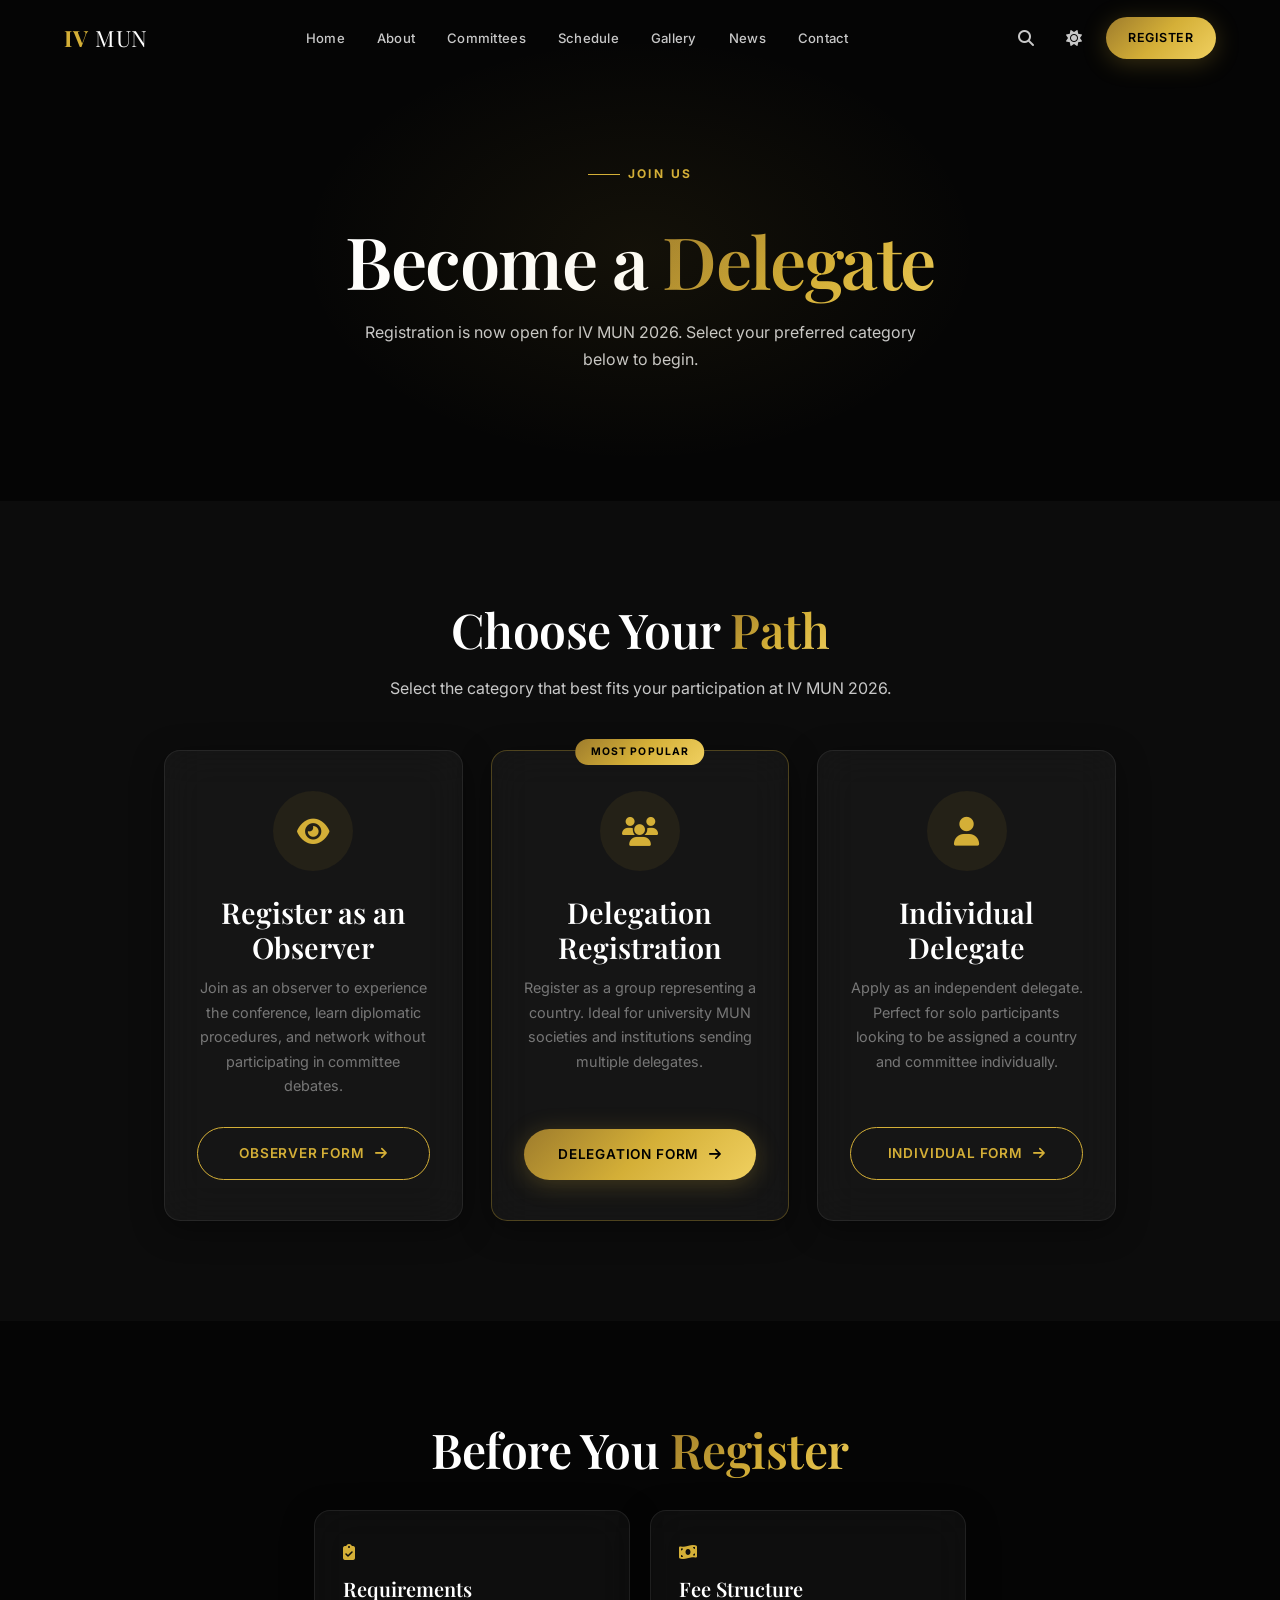
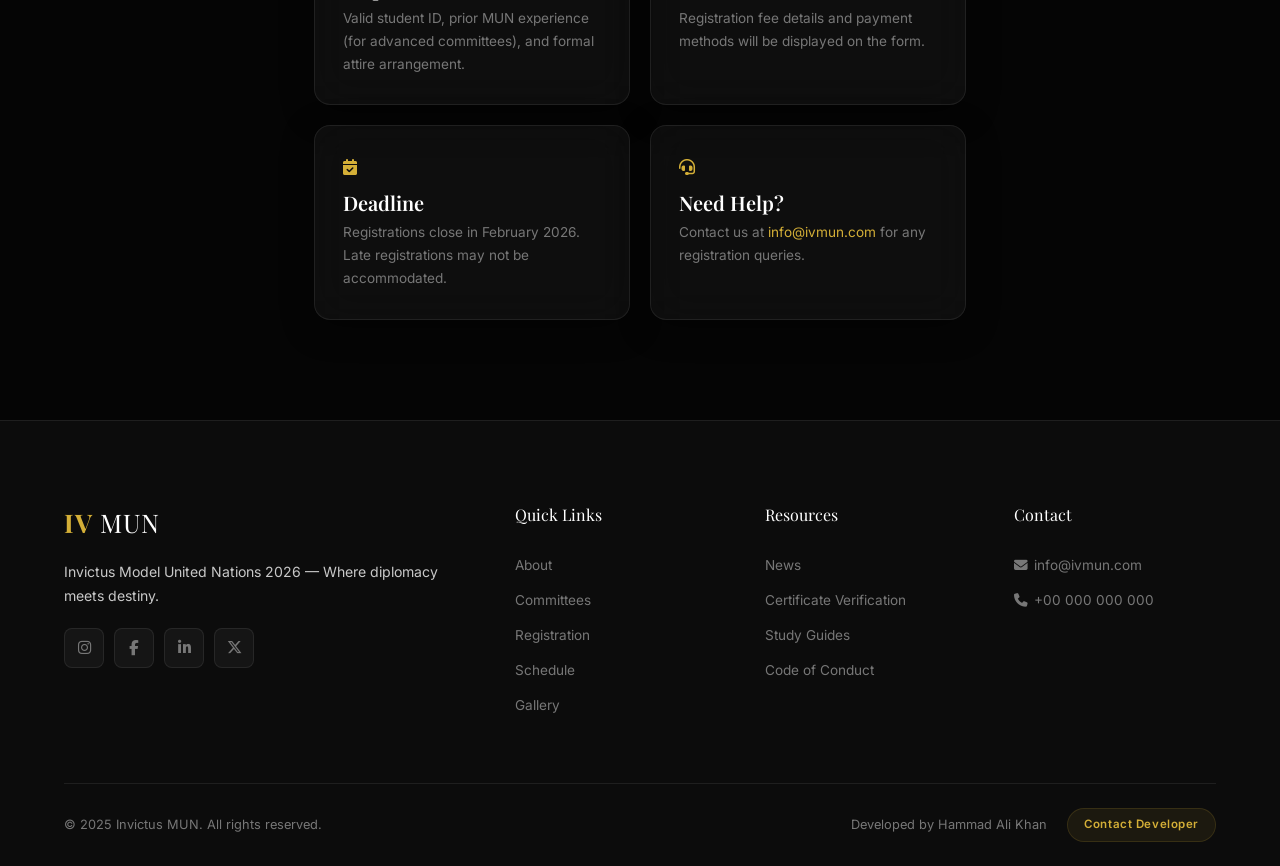
<file: registration.html>
<!DOCTYPE html>
<html lang="en" data-theme="dark">
<head>
  <meta charset="UTF-8">
  <meta name="viewport" content="width=device-width, initial-scale=1.0">
  <meta name="description" content="Register for Invictus MUN 2026 — secure your spot as a delegate, delegation, or observer.">
  <title>Registration — Invictus MUN 2026</title>
  <link rel="preconnect" href="https://fonts.googleapis.com">
  <link href="https://fonts.googleapis.com/css2?family=Inter:wght@300;400;500;600;700&family=Playfair+Display:ital,wght@0,400;0,500;0,600;0,700;1,400&display=swap" rel="stylesheet">
  <link rel="stylesheet" href="https://cdnjs.cloudflare.com/ajax/libs/font-awesome/6.5.1/css/all.min.css">
  <!-- MAKE SURE THIS PATH MATCHES WHERE YOUR CSS FILE IS LOCATED -->
  <link rel="stylesheet" href="style.css">
</head>
<body>

  <div class="loader"><div class="loader-logo">IV MUN</div><div class="loader-bar"></div><div class="loader-text">Loading Experience</div></div>
  <div class="scroll-progress"></div>

  <nav class="nav">
    <div class="nav-inner">
      <a href="index.html" class="nav-logo">IV <span>MUN</span></a>
      <div class="nav-links">
        <a href="index.html">Home</a><a href="about.html">About</a><a href="committees.html">Committees</a><a href="schedule.html">Schedule</a><a href="gallery.html">Gallery</a><a href="news.html">News</a><a href="contact.html">Contact</a>
      </div>
      <div class="nav-right">
        <button class="nav-icon-btn" id="searchBtn" aria-label="Search"><i class="fas fa-search"></i></button>
        <button class="nav-icon-btn" id="themeToggle" aria-label="Toggle theme"><i class="fas fa-sun"></i></button>
        <a href="registration.html" class="btn btn-primary btn-sm" style="margin-left:4px;">Register</a>
        <button class="hamburger" aria-label="Menu"><span></span><span></span><span></span></button>
      </div>
    </div>
  </nav>

  <div class="mobile-nav">
    <a href="index.html">Home</a><a href="about.html">About</a><a href="committees.html">Committees</a><a href="registration.html" class="active">Registration</a><a href="schedule.html">Schedule</a><a href="gallery.html">Gallery</a><a href="news.html">News</a><a href="certificate.html">Certificate</a><a href="contact.html">Contact</a><a href="https://hammad-portfolio-website.vercel.app/" target="_blank" rel="noopener">Contact Developer</a>
  </div>

  <div class="search-modal">
    <div class="search-box">
      <div class="search-input-wrap"><i class="fas fa-search"></i><input type="text" placeholder="Search committees, pages, FAQs..." autocomplete="off"><kbd style="font-size:0.7rem;color:var(--text-muted);background:var(--glass-bg);border:1px solid var(--glass-border);padding:2px 8px;border-radius:4px;">ESC</kbd></div>
      <div class="search-results"><div class="search-hint">Type at least 2 characters to search...</div></div>
    </div>
  </div>

  <div class="reg-hero">
    <div class="section-label anim" style="justify-content:center;">Join Us</div>
    <h1 class="section-title mt-2 anim">Become a <span class="gold-text">Delegate</span></h1>
    <p class="section-desc mx-auto anim" style="text-align:center;">Registration is now open for IV MUN 2026. Select your preferred category below to begin.</p>
  </div>

  <!-- 3 Registration Options -->
  <section class="section section-alt" style="text-align:center;">
    <div class="container anim" style="max-width:1000px;">
      <h2 style="margin-bottom:16px;">Choose Your <span class="gold-text">Path</span></h2>
      <p class="section-desc mx-auto" style="text-align:center; margin-bottom:48px;">Select the category that best fits your participation at IV MUN 2026.</p>
      
      <div class="grid grid-3" style="gap:28px; align-items:stretch;">
        
        <!-- Option 1: Observer -->
        <div class="glass-static" style="padding:40px 32px; display:flex; flex-direction:column; align-items:center; text-align:center;">
          <div style="width:80px;height:80px;margin-bottom:24px;display:flex;align-items:center;justify-content:center;border-radius:50%;background:var(--gold-subtle);color:var(--gold);font-size:1.8rem;">
            <i class="fas fa-eye"></i>
          </div>
          <h3 style="margin-bottom:12px;">Register as an Observer</h3>
          <p style="font-size:0.9rem;color:var(--text-muted);margin-bottom:28px;flex-grow:1;">Join as an observer to experience the conference, learn diplomatic procedures, and network without participating in committee debates.</p>
          <!-- REPLACE THIS URL WITH YOUR ACTUAL OBSERVER GOOGLE FORM -->
          <a href="https://docs.google.com/forms/d/e/1FAIpQLSdmpD9BrVKInCpXxLE1GfmydccmpldGvGL1i6wJjNeDe4TXew/viewform?usp=publish-editor" target="_blank" rel="noopener" class="btn btn-outline" style="width:100%;justify-content:center;">
            Observer Form <i class="fas fa-arrow-right"></i>
          </a>
        </div>

        <!-- Option 2: Delegation Registration (Highlighted) -->
        <div class="glass" style="padding:40px 32px; display:flex; flex-direction:column; align-items:center; text-align:center; position:relative; border-color: rgba(212,175,55,0.3);">
          <div style="position:absolute;top:-12px;left:50%;transform:translateX(-50%);background:linear-gradient(135deg, var(--gold-dark), var(--gold), var(--gold-light));color:#000;font-size:0.65rem;font-weight:700;letter-spacing:0.1em;text-transform:uppercase;padding:4px 16px;border-radius:60px;">Most Popular</div>
          <div style="width:80px;height:80px;margin-bottom:24px;display:flex;align-items:center;justify-content:center;border-radius:50%;background:var(--gold-subtle);color:var(--gold);font-size:1.8rem;">
            <i class="fas fa-users"></i>
          </div>
          <h3 style="margin-bottom:12px;">Delegation Registration</h3>
          <p style="font-size:0.9rem;color:var(--text-muted);margin-bottom:28px;flex-grow:1;">Register as a group representing a country. Ideal for university MUN societies and institutions sending multiple delegates.</p>
          <!-- REPLACE THIS URL WITH YOUR ACTUAL DELEGATION GOOGLE FORM -->
          <a href="https://docs.google.com/forms/d/e/1FAIpQLScoVFjUSihA8eize-xthr-7tk_EAfmMabktbbaTUiKR5VArJA/viewform?usp=dialog" target="_blank" rel="noopener" class="btn btn-primary" style="width:100%;justify-content:center;">
            Delegation Form <i class="fas fa-arrow-right"></i>
          </a>
        </div>

        <!-- Option 3: Individual Delegate -->
        <div class="glass-static" style="padding:40px 32px; display:flex; flex-direction:column; align-items:center; text-align:center;">
          <div style="width:80px;height:80px;margin-bottom:24px;display:flex;align-items:center;justify-content:center;border-radius:50%;background:var(--gold-subtle);color:var(--gold);font-size:1.8rem;">
            <i class="fas fa-user"></i>
          </div>
          <h3 style="margin-bottom:12px;">Individual Delegate</h3>
          <p style="font-size:0.9rem;color:var(--text-muted);margin-bottom:28px;flex-grow:1;">Apply as an independent delegate. Perfect for solo participants looking to be assigned a country and committee individually.</p>
          <!-- REPLACE THIS URL WITH YOUR ACTUAL INDIVIDUAL GOOGLE FORM -->
          <a href="https://docs.google.com/forms/d/e/1FAIpQLSdtYj2NH09Sclc4x3pBMt2ppbU-yr5Z-IFQ994nZZjdPYsKmw/viewform?usp=dialog" target="_blank" rel="noopener" class="btn btn-outline" style="width:100%;justify-content:center;">
            Individual Form <i class="fas fa-arrow-right"></i>
          </a>
        </div>

      </div>
    </div>
  </section>

  <section class="section" style="text-align:center;">
    <div class="container anim" style="max-width:700px;">
      <h2>Before You <span class="gold-text">Register</span></h2>
      <div class="grid grid-2 mt-4" style="gap:20px;">
        <div class="glass-static" style="padding:28px;text-align:left;">
          <div style="color:var(--gold);margin-bottom:10px;"><i class="fas fa-clipboard-check"></i></div>
          <h4 style="margin-bottom:6px;">Requirements</h4>
          <p style="font-size:0.85rem;color:var(--text-muted);margin-bottom:0;">Valid student ID, prior MUN experience (for advanced committees), and formal attire arrangement.</p>
        </div>
        <div class="glass-static" style="padding:28px;text-align:left;">
          <div style="color:var(--gold);margin-bottom:10px;"><i class="fas fa-money-bill-wave"></i></div>
          <h4 style="margin-bottom:6px;">Fee Structure</h4>
          <p style="font-size:0.85rem;color:var(--text-muted);margin-bottom:0;">Registration fee details and payment methods will be displayed on the form.</p>
        </div>
        <div class="glass-static" style="padding:28px;text-align:left;">
          <div style="color:var(--gold);margin-bottom:10px;"><i class="fas fa-calendar-check"></i></div>
          <h4 style="margin-bottom:6px;">Deadline</h4>
          <p style="font-size:0.85rem;color:var(--text-muted);margin-bottom:0;">Registrations close in February 2026. Late registrations may not be accommodated.</p>
        </div>
        <div class="glass-static" style="padding:28px;text-align:left;">
          <div style="color:var(--gold);margin-bottom:10px;"><i class="fas fa-headset"></i></div>
          <h4 style="margin-bottom:6px;">Need Help?</h4>
          <p style="font-size:0.85rem;color:var(--text-muted);margin-bottom:0;">Contact us at <a href="mailto:info@ivmun.com">info@ivmun.com</a> for any registration queries.</p>
        </div>
      </div>
    </div>
  </section>

  <button class="back-top" aria-label="Back to top"><i class="fas fa-chevron-up"></i></button>

  <footer class="footer">
    <div class="container">
      <div class="footer-grid">
        <div class="footer-brand"><a href="index.html" class="nav-logo" style="font-size:1.6rem;">IV <span>MUN</span></a><p>Invictus Model United Nations 2026 — Where diplomacy meets destiny.</p><div class="footer-social"><a href="#" aria-label="Instagram"><i class="fab fa-instagram"></i></a><a href="#" aria-label="Facebook"><i class="fab fa-facebook-f"></i></a><a href="#" aria-label="LinkedIn"><i class="fab fa-linkedin-in"></i></a><a href="#" aria-label="Twitter"><i class="fab fa-x-twitter"></i></a></div></div>
        <div><div class="footer-title">Quick Links</div><div class="footer-links"><a href="about.html">About</a><a href="committees.html">Committees</a><a href="registration.html">Registration</a><a href="schedule.html">Schedule</a><a href="gallery.html">Gallery</a></div></div>
        <div><div class="footer-title">Resources</div><div class="footer-links"><a href="news.html">News</a><a href="certificate.html">Certificate Verification</a><a href="#">Study Guides</a><a href="#">Code of Conduct</a></div></div>
        <div><div class="footer-title">Contact</div><div class="footer-links"><a href="mailto:info@ivmun.com"><i class="fas fa-envelope" style="width:16px;"></i> info@ivmun.com</a><a href="tel:+0000000000"><i class="fas fa-phone" style="width:16px;"></i> +00 000 000 000</a></div></div>
      </div>
      <div class="footer-bottom"><div class="footer-copy">&copy; 2025 Invictus MUN. All rights reserved.</div><div class="footer-dev">Developed by Hammad Ali Khan &nbsp;<a href="https://hammad-portfolio-website.vercel.app/" target="_blank" rel="noopener">Contact Developer</a></div></div>
    </div>
  </footer>

  <script src="js/main.js"></script>
</body>
</html>
</file>
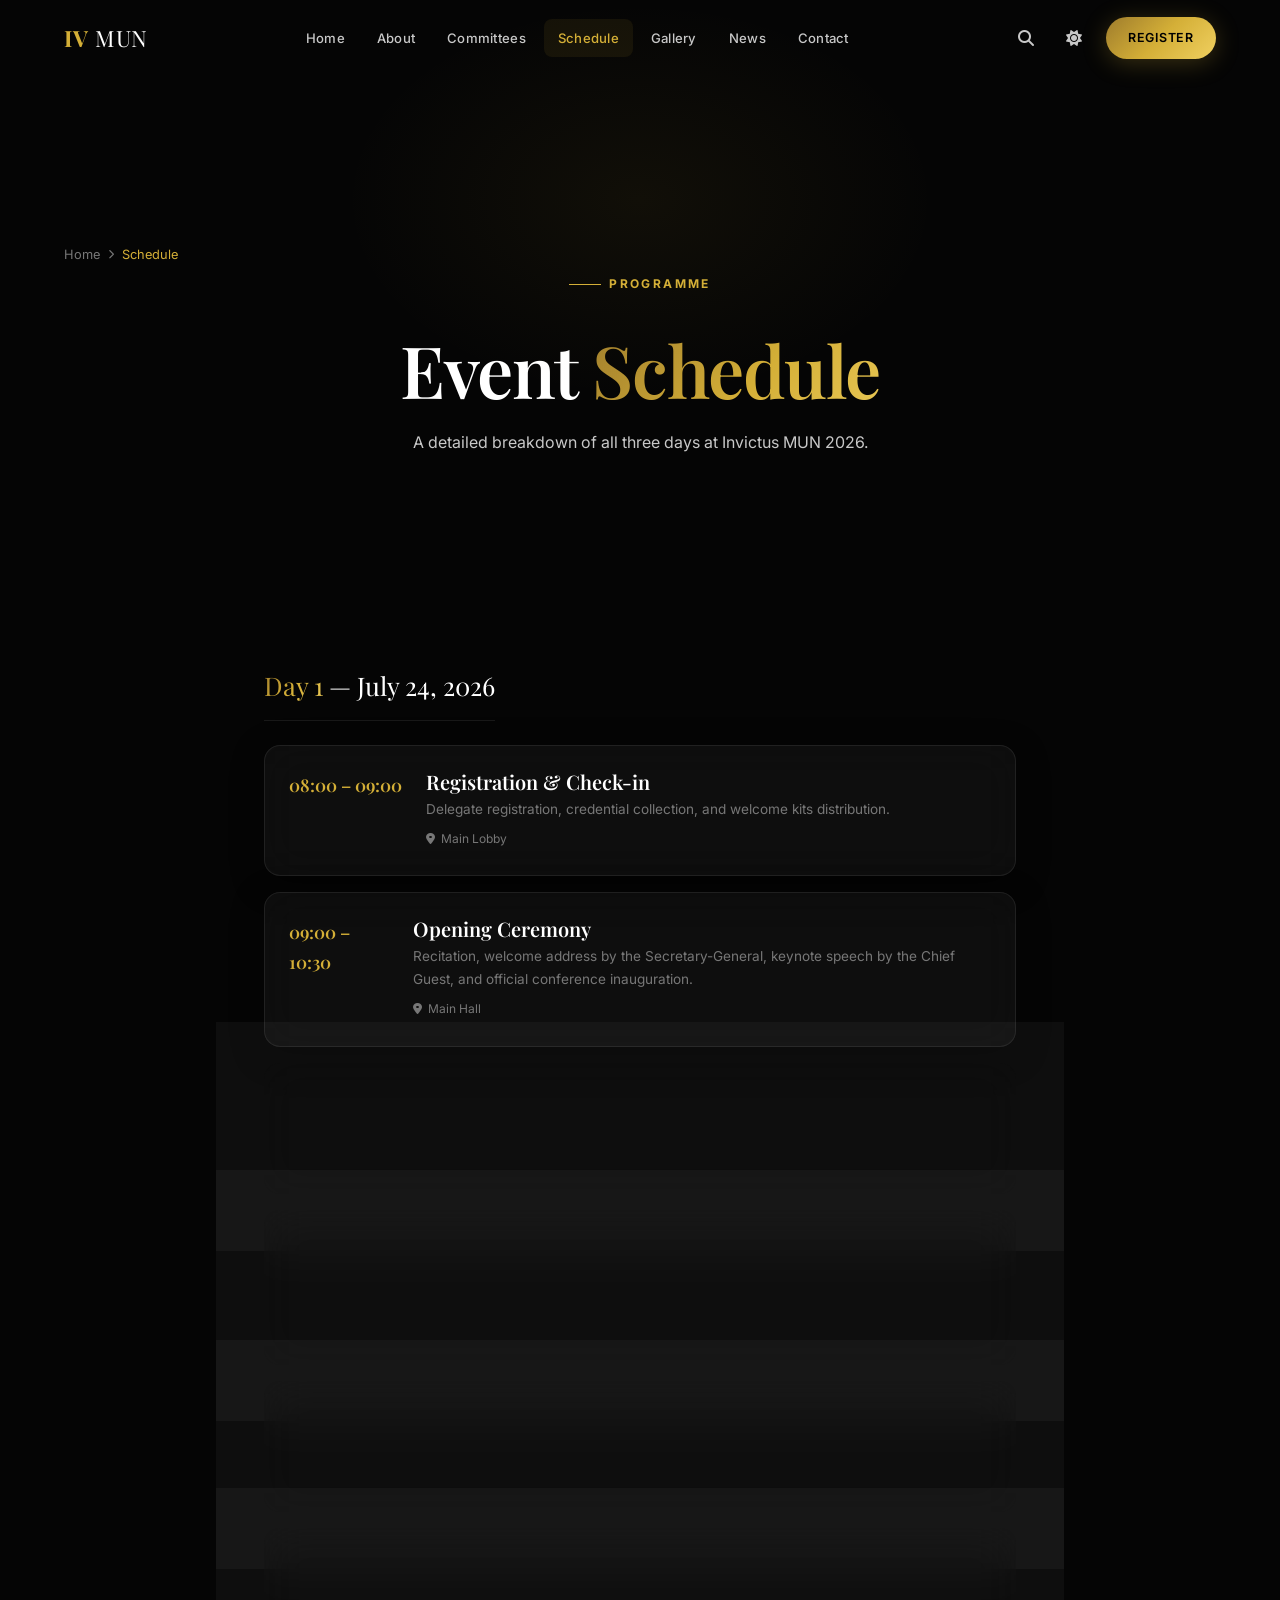
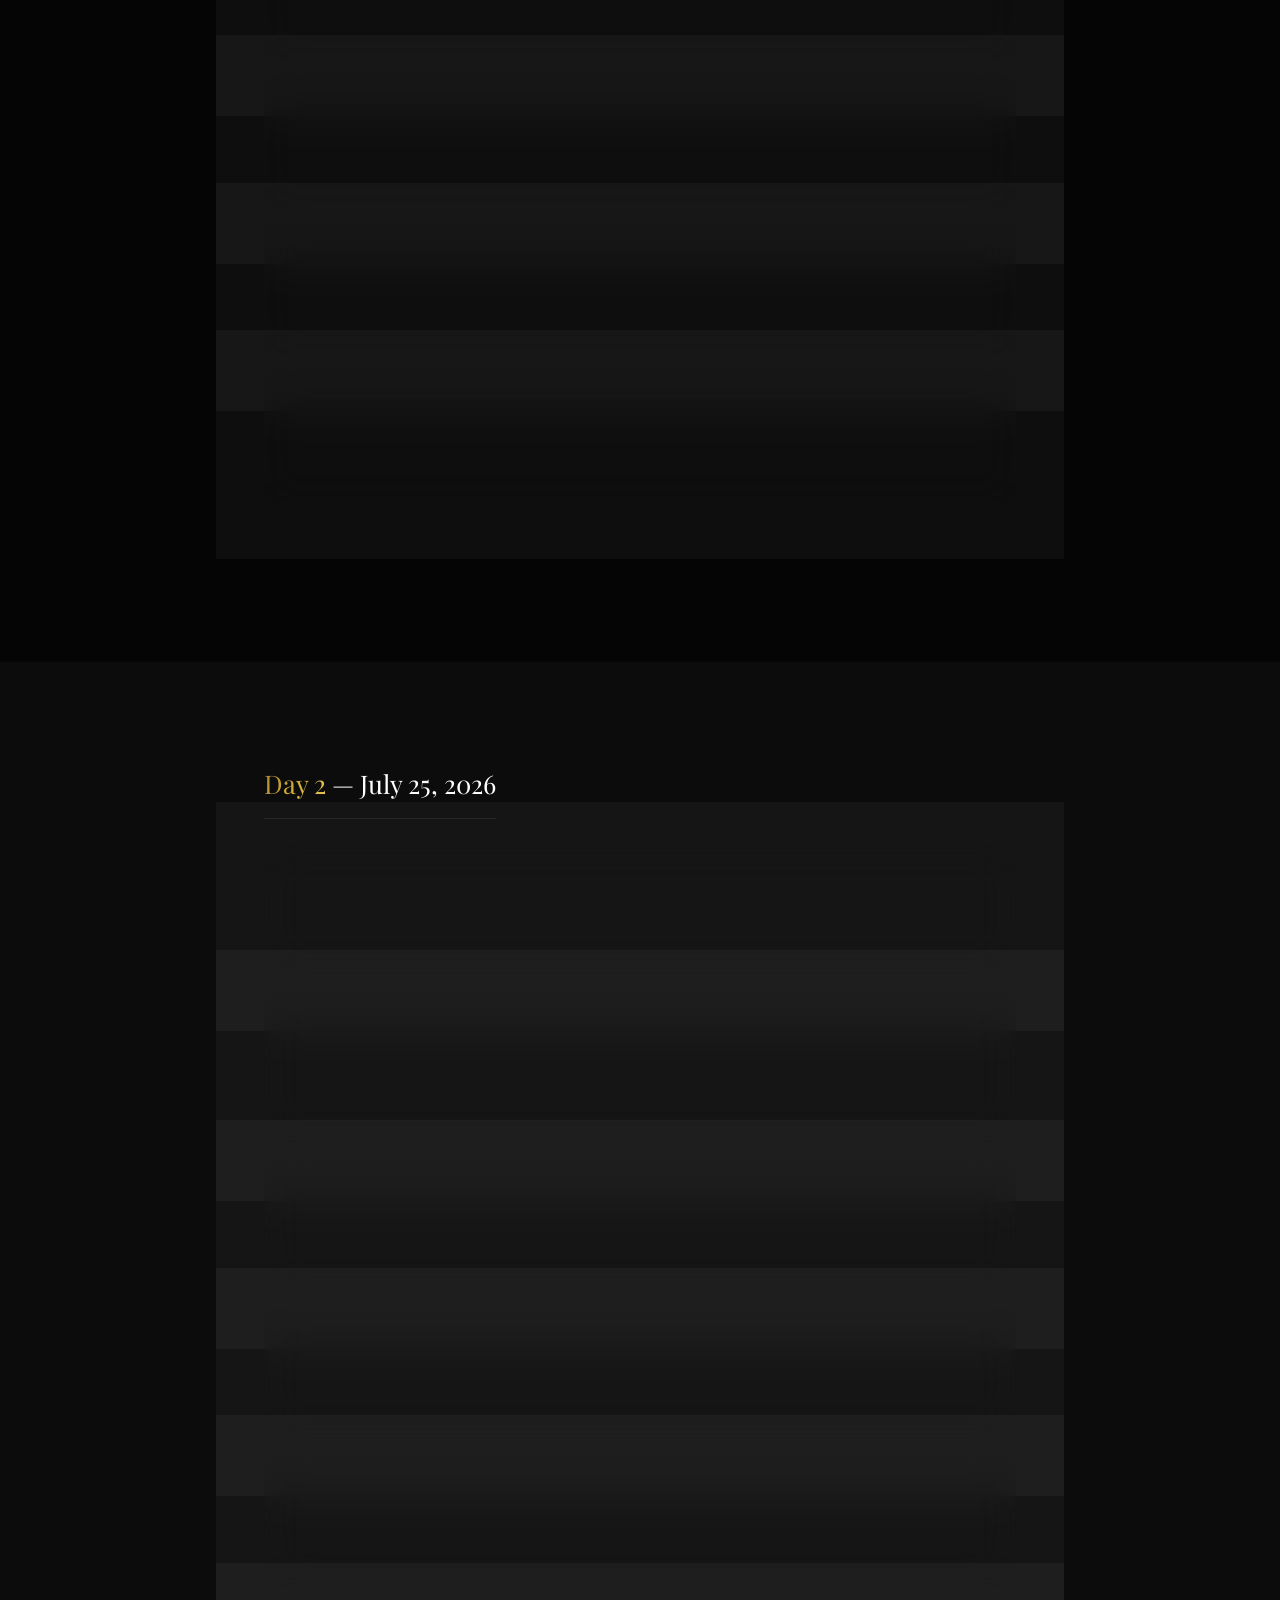
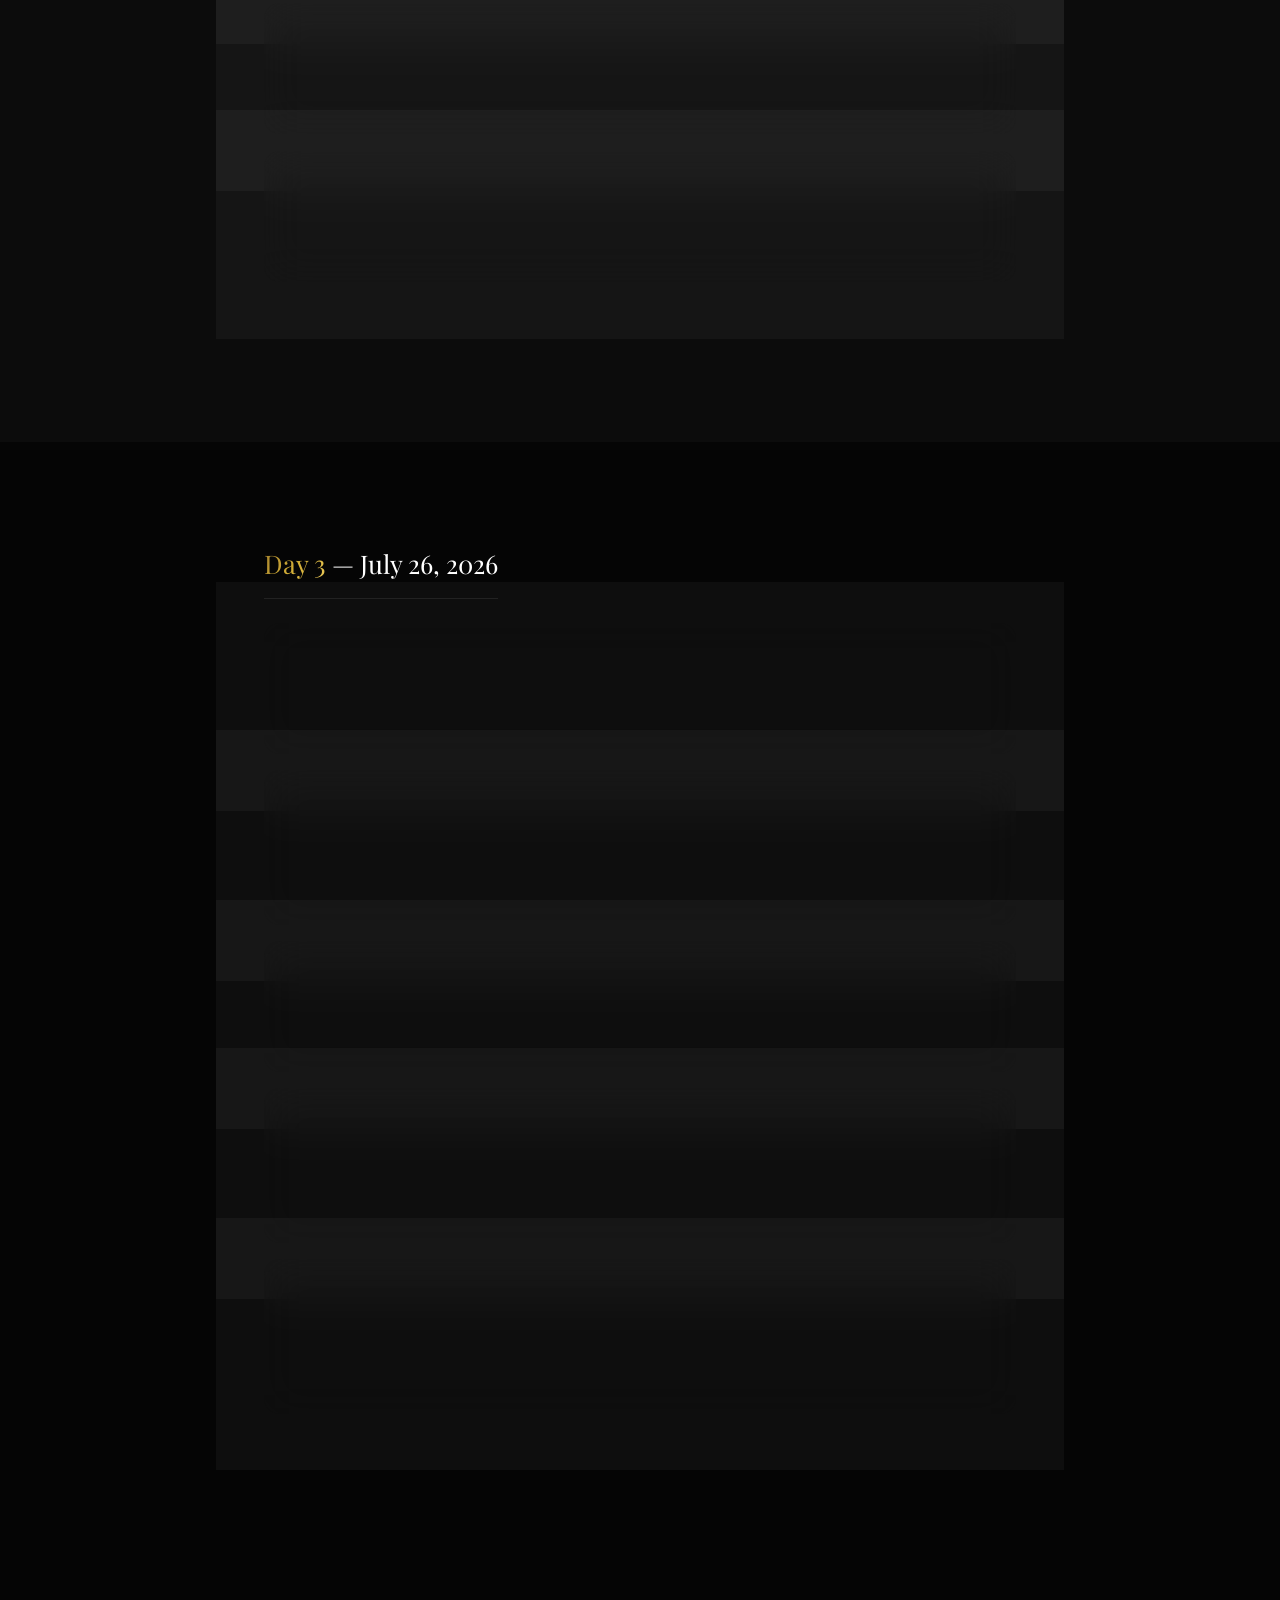
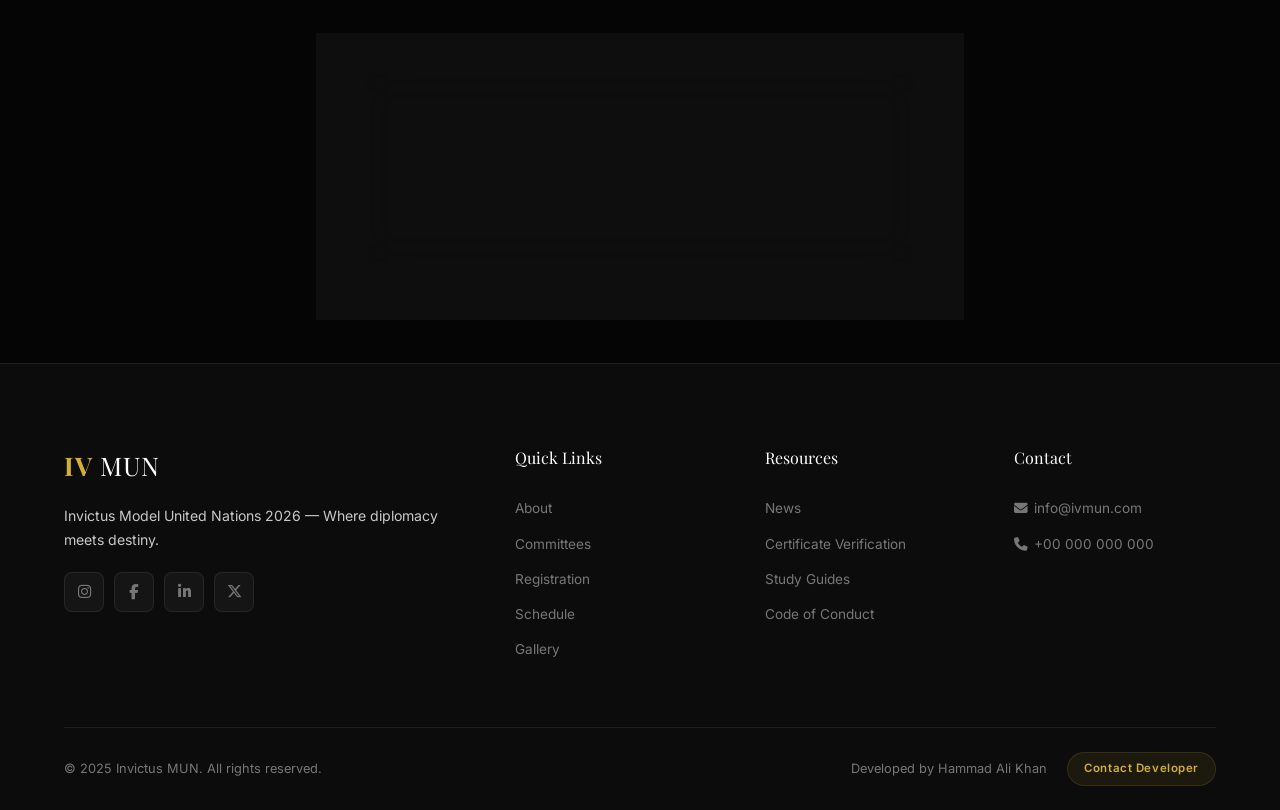
<file: schedule.html>
<!DOCTYPE html>
<html lang="en" data-theme="dark">
<head>
  <meta charset="UTF-8">
  <meta name="viewport" content="width=device-width, initial-scale=1.0">
  <meta name="description" content="Complete event schedule for Invictus MUN 2026 — Day 1, Day 2, and Day 3 session breakdowns.">
  <title>Schedule — Invictus MUN 2026</title>
  <link rel="preconnect" href="https://fonts.googleapis.com">
  <link href="https://fonts.googleapis.com/css2?family=Inter:wght@300;400;500;600;700&family=Playfair+Display:ital,wght@0,400;0,500;0,600;0,700;1,400&display=swap" rel="stylesheet">
  <link rel="stylesheet" href="https://cdnjs.cloudflare.com/ajax/libs/font-awesome/6.5.1/css/all.min.css">
  <link rel="stylesheet" href="style.css">
</head>
<body>

  <div class="loader"><div class="loader-logo">IV MUN</div><div class="loader-bar"></div><div class="loader-text">Loading Experience</div></div>
  <div class="scroll-progress"></div>

  <nav class="nav">
    <div class="nav-inner">
      <a href="index.html" class="nav-logo">IV <span>MUN</span></a>
      <div class="nav-links">
        <a href="index.html">Home</a><a href="about.html">About</a><a href="committees.html">Committees</a><a href="schedule.html" class="active">Schedule</a><a href="gallery.html">Gallery</a><a href="news.html">News</a><a href="contact.html">Contact</a>
      </div>
      <div class="nav-right">
        <button class="nav-icon-btn" id="searchBtn" aria-label="Search"><i class="fas fa-search"></i></button>
        <button class="nav-icon-btn" id="themeToggle" aria-label="Toggle theme"><i class="fas fa-sun"></i></button>
        <a href="registration.html" class="btn btn-primary btn-sm" style="margin-left:4px;">Register</a>
        <button class="hamburger" aria-label="Menu"><span></span><span></span><span></span></button>
      </div>
    </div>
  </nav>

  <div class="mobile-nav">
    <a href="index.html">Home</a><a href="about.html">About</a><a href="committees.html">Committees</a><a href="registration.html">Registration</a><a href="schedule.html" class="active">Schedule</a><a href="gallery.html">Gallery</a><a href="news.html">News</a><a href="certificate.html">Certificate</a><a href="contact.html">Contact</a><a href="https://hammad-portfolio-website.vercel.app/" target="_blank" rel="noopener">Contact Developer</a>
  </div>

  <div class="search-modal">
    <div class="search-box">
      <div class="search-input-wrap"><i class="fas fa-search"></i><input type="text" placeholder="Search committees, pages, FAQs..." autocomplete="off"><kbd style="font-size:0.7rem;color:var(--text-muted);background:var(--glass-bg);border:1px solid var(--glass-border);padding:2px 8px;border-radius:4px;">ESC</kbd></div>
      <div class="search-results"><div class="search-hint">Type at least 2 characters to search...</div></div>
    </div>
  </div>

  <header class="page-header">
    <div class="container">
      <div class="breadcrumbs"><a href="index.html">Home</a> <span class="sep"><i class="fas fa-chevron-right"></i></span> <span class="current">Schedule</span></div>
      <div class="section-label" style="justify-content:center;">Programme</div>
      <h1 class="section-title mt-2">Event <span class="gold-text">Schedule</span></h1>
      <p class="section-desc mx-auto" style="text-align:center;">A detailed breakdown of all three days at Invictus MUN 2026.</p>
    </div>
  </header>

  <!-- Day 1 -->
  <section class="section">
    <div class="container" style="max-width:800px;">
      <div class="schedule-day">
        <div class="schedule-day-title anim"><span class="gold-text">Day 1</span> — July 24, 2026</div>

        <div class="schedule-card glass-static anim">
          <div class="schedule-time">08:00 – 09:00</div>
          <div class="schedule-info">
            <h4>Registration & Check-in</h4>
            <p>Delegate registration, credential collection, and welcome kits distribution.</p>
            <div class="schedule-loc"><i class="fas fa-map-marker-alt"></i> Main Lobby</div>
          </div>
        </div>

        <div class="schedule-card glass-static anim">
          <div class="schedule-time">09:00 – 10:30</div>
          <div class="schedule-info">
            <h4>Opening Ceremony</h4>
            <p>Recitation, welcome address by the Secretary-General, keynote speech by the Chief Guest, and official conference inauguration.</p>
            <div class="schedule-loc"><i class="fas fa-map-marker-alt"></i> Main Hall</div>
          </div>
        </div>

        <div class="schedule-card glass-static anim">
          <div class="schedule-time">10:30 – 11:00</div>
          <div class="schedule-info">
            <h4>Tea Break & Networking</h4>
            <p>Refreshments and an opportunity to meet fellow delegates and the Executive Board.</p>
            <div class="schedule-loc"><i class="fas fa-map-marker-alt"></i> Lounge Area</div>
          </div>
        </div>

        <div class="schedule-card glass-static anim">
          <div class="schedule-time">11:00 – 13:00</div>
          <div class="schedule-info">
            <h4>Committee Session I</h4>
            <p>Roll call, setting the agenda, General Speakers' List, and opening statements by all delegates.</p>
            <div class="schedule-loc"><i class="fas fa-map-marker-alt"></i> Committee Rooms</div>
          </div>
        </div>

        <div class="schedule-card glass-static anim">
          <div class="schedule-time">13:00 – 14:00</div>
          <div class="schedule-info">
            <h4>Lunch Break</h4>
            <p>Catered lunch for all delegates, EB members, and faculty advisors.</p>
            <div class="schedule-loc"><i class="fas fa-map-marker-alt"></i> Dining Hall</div>
          </div>
        </div>

        <div class="schedule-card glass-static anim">
          <div class="schedule-time">14:00 – 16:30</div>
          <div class="schedule-info">
            <h4>Committee Session II</h4>
            <p>Moderated caucus, unmoderated caucus, and formulation of working papers.</p>
            <div class="schedule-loc"><i class="fas fa-map-marker-alt"></i> Committee Rooms</div>
          </div>
        </div>

        <div class="schedule-card glass-static anim">
          <div class="schedule-time">16:30 – 17:00</div>
          <div class="schedule-info">
            <h4>Tea Break</h4>
            <p>Evening refreshments and informal discussions.</p>
            <div class="schedule-loc"><i class="fas fa-map-marker-alt"></i> Lounge Area</div>
          </div>
        </div>

        <div class="schedule-card glass-static anim">
          <div class="schedule-time">17:00 – 19:00</div>
          <div class="schedule-info">
            <h4>Committee Session III</h4>
            <p>Working paper reviews, draft resolution writing, and intense debate.</p>
            <div class="schedule-loc"><i class="fas fa-map-marker-alt"></i> Committee Rooms</div>
          </div>
        </div>

        <div class="schedule-card glass-static anim">
          <div class="schedule-time">19:30 – 21:00</div>
          <div class="schedule-info">
            <h4>Social Event / Delegates' Dinner</h4>
            <p>An evening of music, food, and networking to unwind after an intense first day.</p>
            <div class="schedule-loc"><i class="fas fa-map-marker-alt"></i> Banquet Hall</div>
          </div>
        </div>
      </div>
    </div>
  </section>

  <!-- Day 2 -->
  <section class="section section-alt">
    <div class="container" style="max-width:800px;">
      <div class="schedule-day">
        <div class="schedule-day-title anim"><span class="gold-text">Day 2</span> — July 25, 2026</div>

        <div class="schedule-card glass-static anim">
          <div class="schedule-time">09:00 – 09:30</div>
          <div class="schedule-info">
            <h4>Morning Assembly</h4>
            <p>Day 2 briefing, announcements, and committee room assignments.</p>
            <div class="schedule-loc"><i class="fas fa-map-marker-alt"></i> Main Hall</div>
          </div>
        </div>

        <div class="schedule-card glass-static anim">
          <div class="schedule-time">09:30 – 12:00</div>
          <div class="schedule-info">
            <h4>Committee Session IV</h4>
            <p>Continued debate, crisis updates in applicable committees, and progress on working papers.</p>
            <div class="schedule-loc"><i class="fas fa-map-marker-alt"></i> Committee Rooms</div>
          </div>
        </div>

        <div class="schedule-card glass-static anim">
          <div class="schedule-time">12:00 – 13:00</div>
          <div class="schedule-info">
            <h4>Lunch Break</h4>
            <p>Catered lunch for all delegates, EB members, and faculty advisors.</p>
            <div class="schedule-loc"><i class="fas fa-map-marker-alt"></i> Dining Hall</div>
          </div>
        </div>

        <div class="schedule-card glass-static anim">
          <div class="schedule-time">13:00 – 15:30</div>
          <div class="schedule-info">
            <h4>Committee Session V</h4>
            <p>Alliance building, further crisis developments, and working paper submissions.</p>
            <div class="schedule-loc"><i class="fas fa-map-marker-alt"></i> Committee Rooms</div>
          </div>
        </div>

        <div class="schedule-card glass-static anim">
          <div class="schedule-time">15:30 – 16:00</div>
          <div class="schedule-info">
            <h4>Tea Break</h4>
            <p>Evening refreshments and informal discussions.</p>
            <div class="schedule-loc"><i class="fas fa-map-marker-alt"></i> Lounge Area</div>
          </div>
        </div>

        <div class="schedule-card glass-static anim">
          <div class="schedule-time">16:00 – 18:30</div>
          <div class="schedule-info">
            <h4>Committee Session VI</h4>
            <p>Draft resolution finalization, last calls for signatories, and final crisis updates.</p>
            <div class="schedule-loc"><i class="fas fa-map-marker-alt"></i> Committee Rooms</div>
          </div>
        </div>

        <div class="schedule-card glass-static anim">
          <div class="schedule-time">19:30 – 21:00</div>
          <div class="schedule-info">
            <h4>Cultural Night</h4>
            <p>An evening of performances, music, and cultural celebration for all delegates.</p>
            <div class="schedule-loc"><i class="fas fa-map-marker-alt"></i> Banquet Hall</div>
          </div>
        </div>
      </div>
    </div>
  </section>

  <!-- Day 3 -->
  <section class="section">
    <div class="container" style="max-width:800px;">
      <div class="schedule-day">
        <div class="schedule-day-title anim"><span class="gold-text">Day 3</span> — July 26, 2026</div>

        <div class="schedule-card glass-static anim">
          <div class="schedule-time">09:00 – 09:30</div>
          <div class="schedule-info">
            <h4>Morning Assembly</h4>
            <p>Day 3 briefing and final announcements ahead of the concluding session.</p>
            <div class="schedule-loc"><i class="fas fa-map-marker-alt"></i> Main Hall</div>
          </div>
        </div>

        <div class="schedule-card glass-static anim">
          <div class="schedule-time">09:30 – 12:00</div>
          <div class="schedule-info">
            <h4>Committee Session VII (Final Session)</h4>
            <p>Resolution presentation, voting procedure, final crisis conclusions, and committee closures.</p>
            <div class="schedule-loc"><i class="fas fa-map-marker-alt"></i> Committee Rooms</div>
          </div>
        </div>

        <div class="schedule-card glass-static anim">
          <div class="schedule-time">12:00 – 13:00</div>
          <div class="schedule-info">
            <h4>Lunch Break</h4>
            <p>Final lunch with fellow delegates and last-minute farewells.</p>
            <div class="schedule-loc"><i class="fas fa-map-marker-alt"></i> Dining Hall</div>
          </div>
        </div>

        <div class="schedule-card glass-static anim">
          <div class="schedule-time">13:00 – 14:30</div>
          <div class="schedule-info">
            <h4>Refreshments & Photo Sessions</h4>
            <p>Committee-wise group photographs and informal networking. Best Delegate selection is finalized.</p>
            <div class="schedule-loc"><i class="fas fa-map-marker-alt"></i> Photo Area</div>
          </div>
        </div>

        <div class="schedule-card glass-static anim">
          <div class="schedule-time">15:00 – 17:00</div>
          <div class="schedule-info">
            <h4>Closing Ceremony</h4>
            <p>Committee reports, award distribution (Best Delegate, Outstanding Delegate, Honorable Mention, Best Position Paper), closing address, and official conference conclusion.</p>
            <div class="schedule-loc"><i class="fas fa-map-marker-alt"></i> Main Hall</div>
          </div>
        </div>
      </div>
    </div>
  </section>

  <!-- Note -->
  <section class="section" style="text-align:center;">
    <div class="container anim" style="max-width:600px;">
      <div class="glass-static" style="padding:36px;">
        <i class="fas fa-info-circle" style="font-size:1.5rem;color:var(--gold);margin-bottom:12px;display:block;"></i>
        <h4 style="margin-bottom:8px;">Schedule Subject to Change</h4>
        <p style="font-size:0.88rem;color:var(--text-muted);margin-bottom:0;">The above schedule is tentative and may be adjusted. Registered delegates will receive the final schedule via email prior to the event.</p>
      </div>
    </div>
  </section>

  <button class="back-top" aria-label="Back to top"><i class="fas fa-chevron-up"></i></button>

  <footer class="footer">
    <div class="container">
      <div class="footer-grid">
        <div class="footer-brand"><a href="index.html" class="nav-logo" style="font-size:1.6rem;">IV <span>MUN</span></a><p>Invictus Model United Nations 2026 — Where diplomacy meets destiny.</p><div class="footer-social"><a href="#" aria-label="Instagram"><i class="fab fa-instagram"></i></a><a href="#" aria-label="Facebook"><i class="fab fa-facebook-f"></i></a><a href="#" aria-label="LinkedIn"><i class="fab fa-linkedin-in"></i></a><a href="#" aria-label="Twitter"><i class="fab fa-x-twitter"></i></a></div></div>
        <div><div class="footer-title">Quick Links</div><div class="footer-links"><a href="about.html">About</a><a href="committees.html">Committees</a><a href="registration.html">Registration</a><a href="schedule.html">Schedule</a><a href="gallery.html">Gallery</a></div></div>
        <div><div class="footer-title">Resources</div><div class="footer-links"><a href="news.html">News</a><a href="certificate.html">Certificate Verification</a><a href="#">Study Guides</a><a href="#">Code of Conduct</a></div></div>
        <div><div class="footer-title">Contact</div><div class="footer-links"><a href="mailto:info@ivmun.com"><i class="fas fa-envelope" style="width:16px;"></i> info@ivmun.com</a><a href="tel:+0000000000"><i class="fas fa-phone" style="width:16px;"></i> +00 000 000 000</a></div></div>
      </div>
      <div class="footer-bottom"><div class="footer-copy">&copy; 2025 Invictus MUN. All rights reserved.</div><div class="footer-dev">Developed by Hammad Ali Khan &nbsp;<a href="https://hammad-portfolio-website.vercel.app/" target="_blank" rel="noopener">Contact Developer</a></div></div>
    </div>
  </footer>

  <script src="js/main.js"></script>
</body>
</html>
</file>
<file: style.css>
/* ============================================
   INVICTUS MUN 2026 — Master Stylesheet
   Black & Gold Luxury Theme with Glassmorphism
   ============================================ */

/* ---------- Design Tokens ---------- */
:root {
  --gold: #D4AF37;
  --gold-light: #F0D060;
  --gold-dark: #9E7C2C;
  --gold-glow: rgba(212,175,55,0.25);
  --gold-subtle: rgba(212,175,55,0.08);
  --bg-primary: #050505;
  --bg-secondary: #0C0C0C;
  --bg-card: #141414;
  --bg-elevated: #1A1A1A;
  --text-primary: #FFFFFF;
  --text-secondary: #C8C8C8;
  --text-muted: #777777;
  --border-color: rgba(255,255,255,0.08);
  --glass-bg: rgba(255,255,255,0.04);
  --glass-border: rgba(255,255,255,0.08);
  --glass-shadow: rgba(0,0,0,0.4);
  --font-heading: 'Playfair Display', Georgia, serif;
  --font-body: 'Inter', -apple-system, sans-serif;
  --ease: cubic-bezier(0.4, 0, 0.2, 1);
  --ease-out: cubic-bezier(0.0, 0, 0.2, 1);
  --ease-bounce: cubic-bezier(0.34, 1.56, 0.64, 1);
  --radius-sm: 8px;
  --radius: 16px;
  --radius-lg: 24px;
  --radius-xl: 32px;
  --nav-h: 76px;
  --container: 1200px;
  --transition: 0.35s var(--ease);
}

/* Light Mode */
[data-theme="light"] {
  --bg-primary: #FAF9F6;
  --bg-secondary: #F2F0EA;
  --bg-card: #FFFFFF;
  --bg-elevated: #FFFFFF;
  --text-primary: #1A1A1A;
  --text-secondary: #444444;
  --text-muted: #888888;
  --border-color: rgba(0,0,0,0.08);
  --glass-bg: rgba(0,0,0,0.02);
  --glass-border: rgba(0,0,0,0.06);
  --glass-shadow: rgba(0,0,0,0.08);
}

/* ---------- Reset & Base ---------- */
*, *::before, *::after { margin:0; padding:0; box-sizing:border-box; }
html { scroll-behavior: smooth; font-size: 16px; -webkit-font-smoothing: antialiased; }
body {
  font-family: var(--font-body);
  background: var(--bg-primary);
  color: var(--text-primary);
  line-height: 1.7;
  overflow-x: hidden;
  transition: background var(--transition), color var(--transition);
}
a { color: var(--gold); text-decoration: none; transition: color var(--transition); }
a:hover { color: var(--gold-light); }
img { max-width: 100%; height: auto; display: block; }
ul, ol { list-style: none; }
button, input, textarea, select {
  font-family: inherit; font-size: inherit; border: none; outline: none;
  background: none; color: inherit;
}
button { cursor: pointer; }

::selection {
  background: var(--gold); color: #000;
}
::-webkit-scrollbar { width: 8px; }
::-webkit-scrollbar-track { background: var(--bg-secondary); }
::-webkit-scrollbar-thumb { background: var(--gold-dark); border-radius: 4px; }
::-webkit-scrollbar-thumb:hover { background: var(--gold); }

/* ---------- Typography ---------- */
h1, h2, h3, h4, h5, h6 {
  font-family: var(--font-heading);
  font-weight: 600;
  line-height: 1.2;
  color: var(--text-primary);
}
h1 { font-size: clamp(2.5rem, 6vw, 4.5rem); letter-spacing: -0.02em; }
h2 { font-size: clamp(2rem, 4vw, 3rem); letter-spacing: -0.01em; }
h3 { font-size: clamp(1.4rem, 2.5vw, 1.8rem); }
h4 { font-size: 1.25rem; }
p { color: var(--text-secondary); margin-bottom: 1rem; }

.gold-text {
  background: linear-gradient(135deg, var(--gold-dark), var(--gold), var(--gold-light), var(--gold));
  background-size: 200% auto;
  -webkit-background-clip: text;
  -webkit-text-fill-color: transparent;
  background-clip: text;
  animation: shimmer 4s ease-in-out infinite;
}

@keyframes shimmer {
  0%, 100% { background-position: 0% center; }
  50% { background-position: 200% center; }
}

.section-label {
  display: inline-flex; align-items: center; gap: 8px;
  font-family: var(--font-body);
  font-size: 0.75rem; font-weight: 700;
  letter-spacing: 0.2em; text-transform: uppercase;
  color: var(--gold); margin-bottom: 1rem;
}
.section-label::before {
  content: ''; display: block;
  width: 32px; height: 1px; background: var(--gold);
}
.section-title { margin-bottom: 1rem; }
.section-desc { max-width: 600px; margin-bottom: 3rem; }

/* ---------- Layout ---------- */
.container {
  width: 100%; max-width: var(--container);
  margin: 0 auto; padding: 0 24px;
}
.section { padding: 100px 0; position: relative; }
.section-alt { background: var(--bg-secondary); }

.grid { display: grid; gap: 24px; }
.grid-2 { grid-template-columns: repeat(2, 1fr); }
.grid-3 { grid-template-columns: repeat(3, 1fr); }
.grid-4 { grid-template-columns: repeat(4, 1fr); }
.flex { display: flex; }
.flex-center { display: flex; align-items: center; justify-content: center; }
.flex-between { display: flex; align-items: center; justify-content: space-between; }
.text-center { text-align: center; }
.mx-auto { margin-left: auto; margin-right: auto; }

/* ---------- Loading Screen ---------- */
.loader {
  position: fixed; inset: 0; z-index: 10000;
  background: #050505;
  display: flex; flex-direction: column;
  align-items: center; justify-content: center;
  transition: opacity 0.6s var(--ease), visibility 0.6s;
}
.loader.hidden { opacity: 0; visibility: hidden; pointer-events: none; }
.loader-logo {
  font-family: var(--font-heading);
  font-size: 2.5rem; font-weight: 700;
  color: var(--gold); margin-bottom: 2rem;
  letter-spacing: 0.05em;
}
.loader-bar {
  width: 200px; height: 2px;
  background: rgba(212,175,55,0.15);
  border-radius: 2px; overflow: hidden;
  position: relative;
}
.loader-bar::after {
  content: ''; position: absolute;
  left: 0; top: 0; height: 100%;
  width: 0; background: var(--gold);
  border-radius: 2px;
  animation: loadBar 1.8s var(--ease) forwards;
}
@keyframes loadBar {
  0% { width: 0; }
  60% { width: 80%; }
  100% { width: 100%; }
}
.loader-text {
  margin-top: 1rem; font-size: 0.7rem;
  letter-spacing: 0.3em; text-transform: uppercase;
  color: var(--text-muted);
}

/* ---------- Scroll Progress ---------- */
.scroll-progress {
  position: fixed; top: 0; left: 0;
  height: 3px; width: 0;
  background: linear-gradient(90deg, var(--gold-dark), var(--gold), var(--gold-light));
  z-index: 9999; transition: width 0.1s linear;
}

/* ---------- Navigation ---------- */
.nav {
  position: fixed; top: 0; left: 0; width: 100%;
  height: var(--nav-h); z-index: 1000;
  transition: all var(--transition);
  display: flex; align-items: center;
}
.nav.scrolled {
  background: rgba(5,5,5,0.85);
  backdrop-filter: blur(24px);
  -webkit-backdrop-filter: blur(24px);
  border-bottom: 1px solid var(--glass-border);
  box-shadow: 0 4px 30px rgba(0,0,0,0.3);
}
[data-theme="light"] .nav.scrolled {
  background: rgba(250,249,246,0.85);
}
.nav-inner {
  display: flex; align-items: center; justify-content: space-between;
  width: 100%; max-width: var(--container);
  margin: 0 auto; padding: 0 24px;
}
.nav-logo {
  font-family: var(--font-heading);
  font-size: 1.4rem; font-weight: 700;
  color: var(--gold); letter-spacing: 0.04em;
  white-space: nowrap;
}
.nav-logo span { color: var(--text-primary); font-weight: 400; }
.nav-links {
  display: flex; align-items: center; gap: 4px;
}
.nav-links a {
  position: relative; padding: 8px 14px;
  font-size: 0.82rem; font-weight: 500;
  color: var(--text-secondary); letter-spacing: 0.02em;
  border-radius: var(--radius-sm);
  transition: all var(--transition);
}
.nav-links a:hover,
.nav-links a.active {
  color: var(--gold);
  background: var(--gold-subtle);
}
.nav-right {
  display: flex; align-items: center; gap: 8px;
}
.nav-icon-btn {
  width: 40px; height: 40px;
  display: flex; align-items: center; justify-content: center;
  border-radius: var(--radius-sm);
  color: var(--text-secondary);
  transition: all var(--transition);
  font-size: 1rem;
}
.nav-icon-btn:hover {
  color: var(--gold); background: var(--gold-subtle);
}

/* Hamburger */
.hamburger {
  display: none; flex-direction: column; gap: 5px;
  width: 28px; cursor: pointer; padding: 6px 0;
  background: none; border: none;
}
.hamburger span {
  display: block; width: 100%; height: 2px;
  background: var(--text-primary);
  border-radius: 2px;
  transition: all 0.3s var(--ease);
}
.hamburger.open span:nth-child(1) { transform: rotate(45deg) translate(5px, 5px); }
.hamburger.open span:nth-child(2) { opacity: 0; }
.hamburger.open span:nth-child(3) { transform: rotate(-45deg) translate(5px, -5px); }

/* Mobile Nav */
.mobile-nav {
  position: fixed; inset: 0; z-index: 999;
  background: rgba(5,5,5,0.97);
  backdrop-filter: blur(30px);
  -webkit-backdrop-filter: blur(30px);
  display: flex; flex-direction: column;
  align-items: center; justify-content: center;
  gap: 8px;
  opacity: 0; visibility: hidden;
  transition: all 0.4s var(--ease);
}
[data-theme="light"] .mobile-nav { background: rgba(250,249,246,0.97); }
.mobile-nav.open { opacity: 1; visibility: visible; }
.mobile-nav a {
  font-family: var(--font-heading);
  font-size: 1.6rem; color: var(--text-secondary);
  padding: 12px 24px; border-radius: var(--radius-sm);
  transition: all var(--transition);
}
.mobile-nav a:hover, .mobile-nav a.active {
  color: var(--gold); background: var(--gold-subtle);
}

/* ---------- Buttons ---------- */
.btn {
  display: inline-flex; align-items: center; gap: 10px;
  padding: 14px 32px;
  font-size: 0.85rem; font-weight: 600;
  letter-spacing: 0.06em; text-transform: uppercase;
  border-radius: 60px; position: relative;
  overflow: hidden; transition: all var(--transition);
  white-space: nowrap;
}
.btn-primary {
  background: linear-gradient(135deg, var(--gold-dark), var(--gold), var(--gold-light));
  color: #000; box-shadow: 0 4px 24px var(--gold-glow);
}
.btn-primary:hover {
  transform: translateY(-2px);
  box-shadow: 0 8px 40px rgba(212,175,55,0.35);
  color: #000;
}
.btn-outline {
  border: 1.5px solid var(--gold);
  color: var(--gold);
}
.btn-outline:hover {
  background: var(--gold-subtle);
  transform: translateY(-2px);
  color: var(--gold-light);
}
.btn-ghost {
  color: var(--text-secondary); padding: 12px 24px;
}
.btn-ghost:hover { color: var(--gold); background: var(--gold-subtle); }
.btn-sm { padding: 10px 22px; font-size: 0.78rem; }
.btn-lg { padding: 18px 42px; font-size: 0.9rem; }

/* Ripple */
.btn .ripple {
  position: absolute; border-radius: 50%;
  background: rgba(255,255,255,0.3);
  transform: scale(0); animation: ripple 0.6s linear;
  pointer-events: none;
}
@keyframes ripple {
  to { transform: scale(4); opacity: 0; }
}

/* ---------- Glass Card ---------- */
.glass {
  background: var(--glass-bg);
  backdrop-filter: blur(20px);
  -webkit-backdrop-filter: blur(20px);
  border: 1px solid var(--glass-border);
  border-radius: var(--radius);
  box-shadow: 0 8px 32px var(--glass-shadow);
  transition: all var(--transition);
}
.glass:hover {
  border-color: rgba(212,175,55,0.2);
  box-shadow: 0 12px 48px var(--glass-shadow), 0 0 30px var(--gold-subtle);
  transform: translateY(-4px);
}
.glass-static {
  background: var(--glass-bg);
  backdrop-filter: blur(20px);
  -webkit-backdrop-filter: blur(20px);
  border: 1px solid var(--glass-border);
  border-radius: var(--radius);
  box-shadow: 0 8px 32px var(--glass-shadow);
}

/* ---------- Hero ---------- */
.hero {
  position: relative; min-height: 100vh;
  display: flex; align-items: center;
  justify-content: center; text-align: center;
  padding: calc(var(--nav-h) + 40px) 24px 80px;
  overflow: hidden;
}
.hero-bg {
  position: absolute; inset: 0; z-index: 0;
}
.hero-bg::before {
  content: ''; position: absolute; inset: 0;
  background: radial-gradient(ellipse at 50% 30%, rgba(212,175,55,0.08) 0%, transparent 60%),
              radial-gradient(ellipse at 80% 80%, rgba(212,175,55,0.04) 0%, transparent 40%);
}
.hero-bg::after {
  content: ''; position: absolute; inset: 0;
  background: linear-gradient(180deg, transparent 50%, var(--bg-primary) 100%);
}
#hero-canvas {
  position: absolute; inset: 0; width: 100%; height: 100%;
  opacity: 0.5;
}
.hero-content { position: relative; z-index: 2; max-width: 800px; }
.hero-badge {
  display: inline-flex; align-items: center; gap: 8px;
  padding: 8px 20px; border-radius: 60px;
  background: var(--gold-subtle);
  border: 1px solid rgba(212,175,55,0.15);
  font-size: 0.75rem; font-weight: 600;
  letter-spacing: 0.15em; text-transform: uppercase;
  color: var(--gold); margin-bottom: 2rem;
}
.hero-badge i { font-size: 0.65rem; }
.hero h1 { margin-bottom: 1.5rem; }
.hero-sub {
  font-size: clamp(1rem, 2vw, 1.15rem);
  color: var(--text-secondary); margin-bottom: 2.5rem;
  max-width: 560px; margin-left: auto; margin-right: auto;
}
.hero-actions { display: flex; gap: 16px; justify-content: center; flex-wrap: wrap; }

/* Countdown */
.countdown {
  display: flex; gap: 16px; justify-content: center;
  margin: 3rem 0;
}
.countdown-item {
  display: flex; flex-direction: column; align-items: center;
  min-width: 80px; padding: 20px 16px;
  border-radius: var(--radius);
  background: var(--glass-bg);
  border: 1px solid var(--glass-border);
  backdrop-filter: blur(12px);
}
.countdown-num {
  font-family: var(--font-heading);
  font-size: 2.2rem; font-weight: 700;
  color: var(--gold); line-height: 1;
}
.countdown-label {
  font-size: 0.65rem; font-weight: 600;
  letter-spacing: 0.15em; text-transform: uppercase;
  color: var(--text-muted); margin-top: 8px;
}

/* ---------- Stats ---------- */
.stats-grid {
  display: grid;
  grid-template-columns: repeat(4, 1fr);
  gap: 24px;
}
.stat-card {
  text-align: center; padding: 40px 20px;
}
.stat-num {
  font-family: var(--font-heading);
  font-size: 3rem; font-weight: 700;
  color: var(--gold); line-height: 1;
  margin-bottom: 8px;
}
.stat-label {
  font-size: 0.8rem; font-weight: 500;
  color: var(--text-muted); letter-spacing: 0.05em;
  text-transform: uppercase;
}

/* ---------- Committee Cards ---------- */
.com-card {
  padding: 36px; position: relative; overflow: hidden;
}
.com-card::before {
  content: ''; position: absolute;
  top: 0; left: 0; right: 0; height: 3px;
  background: linear-gradient(90deg, var(--gold-dark), var(--gold), var(--gold-light));
  opacity: 0; transition: opacity var(--transition);
}
.com-card:hover::before { opacity: 1; }
.com-icon {
  width: 56px; height: 56px;
  display: flex; align-items: center; justify-content: center;
  border-radius: var(--radius-sm);
  background: var(--gold-subtle);
  color: var(--gold); font-size: 1.3rem;
  margin-bottom: 1.5rem;
}
.com-card h3 { margin-bottom: 0.75rem; }
.com-card p { font-size: 0.9rem; margin-bottom: 1.5rem; }
.com-meta {
  display: flex; flex-wrap: wrap; gap: 12px;
  margin-bottom: 1.5rem;
}
.com-tag {
  padding: 4px 12px; border-radius: 60px;
  font-size: 0.7rem; font-weight: 600;
  letter-spacing: 0.05em; text-transform: uppercase;
  background: var(--gold-subtle); color: var(--gold);
  border: 1px solid rgba(212,175,55,0.12);
}
.com-actions { display: flex; gap: 10px; flex-wrap: wrap; }

/* ---------- Timeline ---------- */
.timeline { position: relative; max-width: 700px; margin: 0 auto; }
.timeline::before {
  content: ''; position: absolute;
  left: 24px; top: 0; bottom: 0; width: 2px;
  background: linear-gradient(180deg, var(--gold), var(--glass-border));
}
.timeline-item {
  position: relative; padding-left: 72px;
  margin-bottom: 40px;
}
.timeline-dot {
  position: absolute; left: 16px; top: 6px;
  width: 18px; height: 18px;
  border-radius: 50%;
  background: var(--bg-primary);
  border: 3px solid var(--gold);
  z-index: 2;
  transition: all var(--transition);
}
.timeline-item:hover .timeline-dot {
  background: var(--gold);
  box-shadow: 0 0 20px var(--gold-glow);
}
.timeline-date {
  font-size: 0.75rem; font-weight: 700;
  letter-spacing: 0.1em; text-transform: uppercase;
  color: var(--gold); margin-bottom: 6px;
}
.timeline-title {
  font-size: 1.15rem; margin-bottom: 6px;
}
.timeline-desc { font-size: 0.88rem; color: var(--text-muted); }

/* ---------- Schedule ---------- */
.schedule-day { margin-bottom: 60px; }
.schedule-day-title {
  font-family: var(--font-heading);
  font-size: 1.6rem; margin-bottom: 24px;
  padding-bottom: 12px;
  border-bottom: 1px solid var(--border-color);
  display: inline-block;
}
.schedule-card {
  display: flex; gap: 24px; padding: 24px;
  margin-bottom: 16px; align-items: flex-start;
}
.schedule-time {
  min-width: 100px; font-family: var(--font-heading);
  font-size: 1.1rem; color: var(--gold);
  font-weight: 600;
}
.schedule-info h4 { margin-bottom: 4px; }
.schedule-info p { font-size: 0.85rem; color: var(--text-muted); margin-bottom: 0; }
.schedule-loc {
  display: inline-flex; align-items: center; gap: 6px;
  font-size: 0.75rem; color: var(--text-muted);
  margin-top: 8px;
}

/* ---------- Gallery ---------- */
.gallery-grid {
  display: grid;
  grid-template-columns: repeat(auto-fill, minmax(280px, 1fr));
  gap: 16px;
}
.gallery-item {
  position: relative; border-radius: var(--radius);
  overflow: hidden; aspect-ratio: 4/3;
  cursor: pointer;
}
.gallery-item img {
  width: 100%; height: 100%; object-fit: cover;
  transition: transform 0.6s var(--ease);
}
.gallery-item:hover img { transform: scale(1.08); }
.gallery-overlay {
  position: absolute; inset: 0;
  background: linear-gradient(0deg, rgba(0,0,0,0.7) 0%, transparent 50%);
  display: flex; align-items: flex-end; padding: 20px;
  opacity: 0; transition: opacity var(--transition);
}
.gallery-item:hover .gallery-overlay { opacity: 1; }
.gallery-overlay span {
  font-size: 0.85rem; font-weight: 500; color: #fff;
}

/* Lightbox */
.lightbox {
  position: fixed; inset: 0; z-index: 10001;
  background: rgba(0,0,0,0.95);
  display: flex; align-items: center; justify-content: center;
  opacity: 0; visibility: hidden;
  transition: all 0.3s var(--ease);
}
.lightbox.open { opacity: 1; visibility: visible; }
.lightbox img {
  max-width: 90%; max-height: 85vh;
  border-radius: var(--radius);
  box-shadow: 0 20px 60px rgba(0,0,0,0.5);
  transform: scale(0.9);
  transition: transform 0.4s var(--ease);
}
.lightbox.open img { transform: scale(1); }
.lightbox-close {
  position: absolute; top: 24px; right: 24px;
  width: 48px; height: 48px;
  display: flex; align-items: center; justify-content: center;
  font-size: 1.5rem; color: #fff;
  border-radius: 50%;
  background: rgba(255,255,255,0.1);
  transition: all var(--transition);
  cursor: pointer;
}
.lightbox-close:hover { background: rgba(255,255,255,0.2); }
.lightbox-nav {
  position: absolute; top: 50%; transform: translateY(-50%);
  width: 48px; height: 48px;
  display: flex; align-items: center; justify-content: center;
  font-size: 1.2rem; color: #fff;
  border-radius: 50%;
  background: rgba(255,255,255,0.1);
  cursor: pointer; transition: all var(--transition);
}
.lightbox-nav:hover { background: rgba(255,255,255,0.2); }
.lightbox-prev { left: 24px; }
.lightbox-next { right: 24px; }

/* ---------- News ---------- */
.news-filters {
  display: flex; gap: 8px; flex-wrap: wrap; margin-bottom: 2rem;
}
.news-filter-btn {
  padding: 8px 20px; border-radius: 60px;
  font-size: 0.78rem; font-weight: 600;
  letter-spacing: 0.04em;
  background: var(--glass-bg);
  border: 1px solid var(--glass-border);
  color: var(--text-secondary);
  transition: all var(--transition);
  cursor: pointer;
}
.news-filter-btn:hover,
.news-filter-btn.active {
  background: var(--gold-subtle);
  border-color: rgba(212,175,55,0.3);
  color: var(--gold);
}
.news-card {
  padding: 0; overflow: hidden;
}
.news-card-img {
  width: 100%; height: 200px; object-fit: cover;
}
.news-card-body { padding: 24px; }
.news-card-date {
  font-size: 0.72rem; font-weight: 600;
  letter-spacing: 0.1em; text-transform: uppercase;
  color: var(--gold); margin-bottom: 8px;
}
.news-card-title {
  font-size: 1.15rem; margin-bottom: 8px;
  line-height: 1.4;
}
.news-card-excerpt { font-size: 0.88rem; color: var(--text-muted); margin-bottom: 16px; }
.news-card-link {
  font-size: 0.8rem; font-weight: 600;
  color: var(--gold); letter-spacing: 0.04em;
  display: inline-flex; align-items: center; gap: 6px;
  transition: gap var(--transition);
}
.news-card-link:hover { gap: 12px; }

/* ---------- FAQ ---------- */
.faq-item {
  border: 1px solid var(--glass-border);
  border-radius: var(--radius);
  margin-bottom: 12px; overflow: hidden;
  background: var(--glass-bg);
  backdrop-filter: blur(12px);
  transition: border-color var(--transition);
}
.faq-item:hover, .faq-item.open {
  border-color: rgba(212,175,55,0.2);
}
.faq-q {
  display: flex; align-items: center; justify-content: space-between;
  padding: 20px 24px; cursor: pointer;
  font-weight: 600; font-size: 0.95rem;
  color: var(--text-primary);
  transition: color var(--transition);
  gap: 16px;
}
.faq-q:hover { color: var(--gold); }
.faq-icon {
  font-size: 0.8rem; color: var(--gold);
  transition: transform 0.3s var(--ease);
  flex-shrink: 0;
}
.faq-item.open .faq-icon { transform: rotate(45deg); }
.faq-a {
  max-height: 0; overflow: hidden;
  transition: max-height 0.4s var(--ease), padding 0.4s var(--ease);
}
.faq-a-inner {
  padding: 0 24px 20px;
  font-size: 0.9rem; color: var(--text-muted); line-height: 1.7;
}

/* ---------- Contact ---------- */
.contact-grid {
  display: grid; grid-template-columns: 1fr 1fr; gap: 48px;
}
.contact-info-item {
  display: flex; gap: 16px; margin-bottom: 28px;
  align-items: flex-start;
}
.contact-info-icon {
  width: 48px; height: 48px;
  display: flex; align-items: center; justify-content: center;
  border-radius: var(--radius-sm);
  background: var(--gold-subtle);
  color: var(--gold); font-size: 1.1rem;
  flex-shrink: 0;
}
.contact-info-label {
  font-size: 0.75rem; font-weight: 600;
  letter-spacing: 0.1em; text-transform: uppercase;
  color: var(--text-muted); margin-bottom: 4px;
}
.contact-info-value { font-size: 0.95rem; color: var(--text-primary); }

/* Form */
.form-group { margin-bottom: 20px; }
.form-label {
  display: block; font-size: 0.78rem; font-weight: 600;
  letter-spacing: 0.06em; text-transform: uppercase;
  color: var(--text-muted); margin-bottom: 8px;
}
.form-input, .form-textarea, .form-select {
  width: 100%; padding: 14px 18px;
  background: var(--glass-bg);
  border: 1px solid var(--glass-border);
  border-radius: var(--radius-sm);
  color: var(--text-primary);
  font-size: 0.9rem;
  transition: all var(--transition);
}
.form-input:focus, .form-textarea:focus, .form-select:focus {
  border-color: var(--gold);
  box-shadow: 0 0 0 3px var(--gold-subtle);
  outline: none;
}
.form-textarea { resize: vertical; min-height: 120px; }

/* ---------- Certificate Verification ---------- */
.verify-box {
  max-width: 560px; margin: 0 auto; padding: 48px;
  text-align: center;
}
.verify-icon {
  width: 72px; height: 72px; margin: 0 auto 1.5rem;
  display: flex; align-items: center; justify-content: center;
  border-radius: 50%;
  background: var(--gold-subtle);
  color: var(--gold); font-size: 1.8rem;
}
.verify-result {
  margin-top: 2rem; padding: 24px;
  border-radius: var(--radius-sm);
  display: none;
}
.verify-result.success {
  display: block;
  background: rgba(34,197,94,0.08);
  border: 1px solid rgba(34,197,94,0.2);
}
.verify-result.error {
  display: block;
  background: rgba(239,68,68,0.08);
  border: 1px solid rgba(239,68,68,0.2);
}
.verify-result h4 { margin-bottom: 8px; }
.verify-result.success h4 { color: #22c55e; }
.verify-result.error h4 { color: #ef4444; }
.verify-result p { font-size: 0.88rem; color: var(--text-muted); margin-bottom: 0; }

/* ---------- Venue ---------- */
.venue-map {
  width: 100%; height: 400px;
  border-radius: var(--radius);
  overflow: hidden; background: var(--bg-card);
  display: flex; align-items: center; justify-content: center;
  border: 1px solid var(--glass-border);
  margin-bottom: 2rem;
}
.venue-map-placeholder {
  text-align: center; color: var(--text-muted);
}
.venue-map-placeholder i { font-size: 2.5rem; color: var(--gold); margin-bottom: 1rem; display: block; }

/* ---------- Sponsors ---------- */
.sponsors-track {
  display: flex; gap: 48px; align-items: center;
  justify-content: center; flex-wrap: wrap;
}
.sponsor-logo {
  height: 48px; opacity: 0.35;
  filter: grayscale(1) brightness(2);
  transition: all var(--transition);
  display: flex; align-items: center; justify-content: center;
  font-family: var(--font-heading);
  font-size: 1.1rem; color: var(--text-muted);
  padding: 12px 24px;
  border: 1px solid var(--border-color);
  border-radius: var(--radius-sm);
}
.sponsor-logo:hover {
  opacity: 0.8; filter: none;
  color: var(--gold);
  border-color: rgba(212,175,55,0.3);
}

/* ---------- Footer ---------- */
.footer {
  background: var(--bg-secondary);
  border-top: 1px solid var(--border-color);
  padding: 80px 0 0;
}
.footer-grid {
  display: grid; grid-template-columns: 2fr 1fr 1fr 1fr;
  gap: 48px; margin-bottom: 60px;
}
.footer-brand p { font-size: 0.88rem; margin-top: 16px; }
.footer-title {
  font-family: var(--font-heading);
  font-size: 1rem; margin-bottom: 20px;
  color: var(--text-primary);
}
.footer-links a {
  display: block; padding: 6px 0;
  font-size: 0.85rem; color: var(--text-muted);
  transition: all var(--transition);
}
.footer-links a:hover { color: var(--gold); padding-left: 8px; }
.footer-social {
  display: flex; gap: 10px; margin-top: 20px;
}
.footer-social a {
  width: 40px; height: 40px;
  display: flex; align-items: center; justify-content: center;
  border-radius: var(--radius-sm);
  background: var(--glass-bg);
  border: 1px solid var(--glass-border);
  color: var(--text-muted); font-size: 0.95rem;
  transition: all var(--transition);
}
.footer-social a:hover {
  color: var(--gold);
  border-color: rgba(212,175,55,0.3);
  background: var(--gold-subtle);
  transform: translateY(-2px);
}
.footer-bottom {
  border-top: 1px solid var(--border-color);
  padding: 24px 0;
  display: flex; align-items: center; justify-content: space-between;
  flex-wrap: wrap; gap: 16px;
}
.footer-copy { font-size: 0.8rem; color: var(--text-muted); }
.footer-dev {
  display: flex; align-items: center; gap: 12px;
  font-size: 0.8rem; color: var(--text-muted);
}
.footer-dev a {
  padding: 6px 16px; border-radius: 60px;
  font-size: 0.72rem; font-weight: 600;
  letter-spacing: 0.05em;
  background: var(--gold-subtle);
  border: 1px solid rgba(212,175,55,0.15);
  color: var(--gold);
  transition: all var(--transition);
}
.footer-dev a:hover {
  background: var(--gold);
  color: #000;
}

/* ---------- Back to Top ---------- */
.back-top {
  position: fixed; bottom: 32px; right: 32px;
  width: 48px; height: 48px;
  display: flex; align-items: center; justify-content: center;
  border-radius: 50%;
  background: var(--gold);
  color: #000; font-size: 1rem;
  box-shadow: 0 4px 24px var(--gold-glow);
  z-index: 900;
  opacity: 0; visibility: hidden;
  transform: translateY(20px);
  transition: all var(--transition);
  cursor: pointer;
}
.back-top.visible { opacity: 1; visibility: visible; transform: translateY(0); }
.back-top:hover { transform: translateY(-4px); box-shadow: 0 8px 32px rgba(212,175,55,0.4); }

/* ---------- Search Modal ---------- */
.search-modal {
  position: fixed; inset: 0; z-index: 10002;
  background: rgba(0,0,0,0.85);
  backdrop-filter: blur(12px);
  display: flex; align-items: flex-start; justify-content: center;
  padding-top: 15vh;
  opacity: 0; visibility: hidden;
  transition: all 0.3s var(--ease);
}
.search-modal.open { opacity: 1; visibility: visible; }
.search-box {
  width: 100%; max-width: 600px; padding: 0 24px;
  transform: translateY(-20px);
  transition: transform 0.3s var(--ease);
}
.search-modal.open .search-box { transform: translateY(0); }
.search-input-wrap {
  display: flex; align-items: center; gap: 16px;
  padding: 20px 24px;
  border-radius: var(--radius);
  background: var(--bg-card);
  border: 1px solid var(--glass-border);
  box-shadow: 0 20px 60px rgba(0,0,0,0.4);
}
.search-input-wrap i { color: var(--gold); font-size: 1.2rem; }
.search-input-wrap input {
  flex: 1; font-size: 1.1rem;
  color: var(--text-primary);
  background: none; border: none; outline: none;
}
.search-input-wrap input::placeholder { color: var(--text-muted); }
.search-results {
  margin-top: 12px;
  border-radius: var(--radius);
  background: var(--bg-card);
  border: 1px solid var(--glass-border);
  overflow: hidden;
  max-height: 360px; overflow-y: auto;
}
.search-result-item {
  display: flex; align-items: center; gap: 16px;
  padding: 16px 24px;
  border-bottom: 1px solid var(--border-color);
  transition: background var(--transition);
  cursor: pointer;
}
.search-result-item:last-child { border-bottom: none; }
.search-result-item:hover { background: var(--gold-subtle); }
.search-result-item i { color: var(--gold); font-size: 0.9rem; width: 20px; text-align: center; }
.search-result-item span { font-size: 0.9rem; color: var(--text-secondary); }
.search-hint {
  text-align: center; padding: 24px;
  font-size: 0.85rem; color: var(--text-muted);
}

/* ---------- Breadcrumbs ---------- */
.breadcrumbs {
  display: flex; align-items: center; gap: 8px;
  padding: calc(var(--nav-h) + 32px) 0 0;
  font-size: 0.8rem; color: var(--text-muted);
}
.breadcrumbs a { color: var(--text-muted); transition: color var(--transition); }
.breadcrumbs a:hover { color: var(--gold); }
.breadcrumbs .sep { font-size: 0.6rem; }
.breadcrumbs .current { color: var(--gold); }

/* ---------- Page Header ---------- */
.page-header {
  padding: calc(var(--nav-h) + 60px) 0 60px;
  text-align: center;
  position: relative;
  overflow: hidden;
}
.page-header::before {
  content: ''; position: absolute;
  top: 0; left: 50%; transform: translateX(-50%);
  width: 600px; height: 400px;
  background: radial-gradient(ellipse, rgba(212,175,55,0.06) 0%, transparent 70%);
  pointer-events: none;
}

/* ---------- Secretary General Message ---------- */
.sg-section { display: grid; grid-template-columns: 300px 1fr; gap: 48px; align-items: center; }
.sg-img {
  width: 100%; aspect-ratio: 3/4;
  border-radius: var(--radius);
  overflow: hidden;
  border: 2px solid var(--glass-border);
  position: relative;
}
.sg-img img { width: 100%; height: 100%; object-fit: cover; }
.sg-img::after {
  content: ''; position: absolute; inset: 0;
  border-radius: var(--radius);
  box-shadow: inset 0 0 30px rgba(0,0,0,0.3);
}
.sg-name {
  font-family: var(--font-heading);
  font-size: 1.1rem; color: var(--gold); margin-bottom: 4px;
}
.sg-role { font-size: 0.8rem; color: var(--text-muted); margin-bottom: 1.5rem; }

/* ---------- Registration Page ---------- */
.reg-hero {
  text-align: center; padding: calc(var(--nav-h) + 80px) 24px 80px;
  position: relative;
}
.reg-hero::before {
  content: ''; position: absolute;
  top: 0; left: 50%; transform: translateX(-50%);
  width: 800px; height: 500px;
  background: radial-gradient(ellipse, rgba(212,175,55,0.07) 0%, transparent 60%);
  pointer-events: none;
}
.reg-steps {
  display: grid; grid-template-columns: repeat(3, 1fr); gap: 32px;
  max-width: 900px; margin: 0 auto 4rem;
}
.reg-step {
  text-align: center; padding: 36px 24px;
}
.reg-step-num {
  width: 48px; height: 48px; margin: 0 auto 1rem;
  display: flex; align-items: center; justify-content: center;
  border-radius: 50%;
  background: linear-gradient(135deg, var(--gold-dark), var(--gold));
  color: #000; font-family: var(--font-heading);
  font-size: 1.2rem; font-weight: 700;
}

/* ---------- Scroll Animations ---------- */
.anim { opacity: 0; transform: translateY(30px); transition: all 0.7s var(--ease); }
.anim-left { opacity: 0; transform: translateX(-40px); transition: all 0.7s var(--ease); }
.anim-right { opacity: 0; transform: translateX(40px); transition: all 0.7s var(--ease); }
.anim-scale { opacity: 0; transform: scale(0.9); transition: all 0.7s var(--ease); }
.anim.visible, .anim-left.visible, .anim-right.visible, .anim-scale.visible {
  opacity: 1; transform: none;
}
.anim-delay-1 { transition-delay: 0.1s; }
.anim-delay-2 { transition-delay: 0.2s; }
.anim-delay-3 { transition-delay: 0.3s; }
.anim-delay-4 { transition-delay: 0.4s; }

/* ---------- Responsive ---------- */
@media (max-width: 1024px) {
  .nav-links { display: none; }
  .hamburger { display: flex; }
  .grid-4 { grid-template-columns: repeat(2, 1fr); }
  .footer-grid { grid-template-columns: 1fr 1fr; gap: 36px; }
  .sg-section { grid-template-columns: 240px 1fr; gap: 32px; }
  .contact-grid { grid-template-columns: 1fr; }
}
@media (max-width: 768px) {
  .section { padding: 70px 0; }
  .stats-grid { grid-template-columns: repeat(2, 1fr); }
  .grid-2, .grid-3 { grid-template-columns: 1fr; }
  .grid-4 { grid-template-columns: 1fr; }
  .hero-actions { flex-direction: column; align-items: center; }
  .countdown { gap: 10px; }
  .countdown-item { min-width: 64px; padding: 14px 10px; }
  .countdown-num { font-size: 1.6rem; }
  .sg-section { grid-template-columns: 1fr; }
  .sg-img { max-width: 280px; margin: 0 auto; }
  .footer-grid { grid-template-columns: 1fr; gap: 32px; }
  .footer-bottom { flex-direction: column; text-align: center; }
  .schedule-card { flex-direction: column; gap: 8px; }
  .reg-steps { grid-template-columns: 1fr; max-width: 400px; }
  .page-header { padding: calc(var(--nav-h) + 40px) 0 40px; }
}
@media (max-width: 480px) {
  .container { padding: 0 16px; }
  .btn { padding: 12px 24px; font-size: 0.78rem; }
  .btn-lg { padding: 14px 32px; }
  .com-card { padding: 24px; }
  .verify-box { padding: 32px 20px; }
}

/* ---------- Utility ---------- */
.mt-1 { margin-top: 0.5rem; }
.mt-2 { margin-top: 1rem; }
.mt-3 { margin-top: 1.5rem; }
.mt-4 { margin-top: 2rem; }
.mt-5 { margin-top: 3rem; }
.mb-1 { margin-bottom: 0.5rem; }
.mb-2 { margin-bottom: 1rem; }
.mb-3 { margin-bottom: 1.5rem; }
.mb-4 { margin-bottom: 2rem; }
.mb-5 { margin-bottom: 3rem; }
.gap-1 { gap: 0.5rem; }
.gap-2 { gap: 1rem; }
.gap-3 { gap: 1.5rem; }


/* ---------- Loader CSS-Only Fallback ---------- */
/* This ensures the loader ALWAYS disappears even if JS fails entirely */
@keyframes loaderAutoHide {
  0%, 65% {
    opacity: 1;
    visibility: visible;
  }
  100% {
    opacity: 0;
    visibility: hidden;
    pointer-events: none;
  }
}
.loader {
  /* JS removes this animation when it hides the loader early */
  animation: loaderAutoHide 4s ease-in-out forwards;
}
.loader.hidden {
  animation: none;
}
</file>
